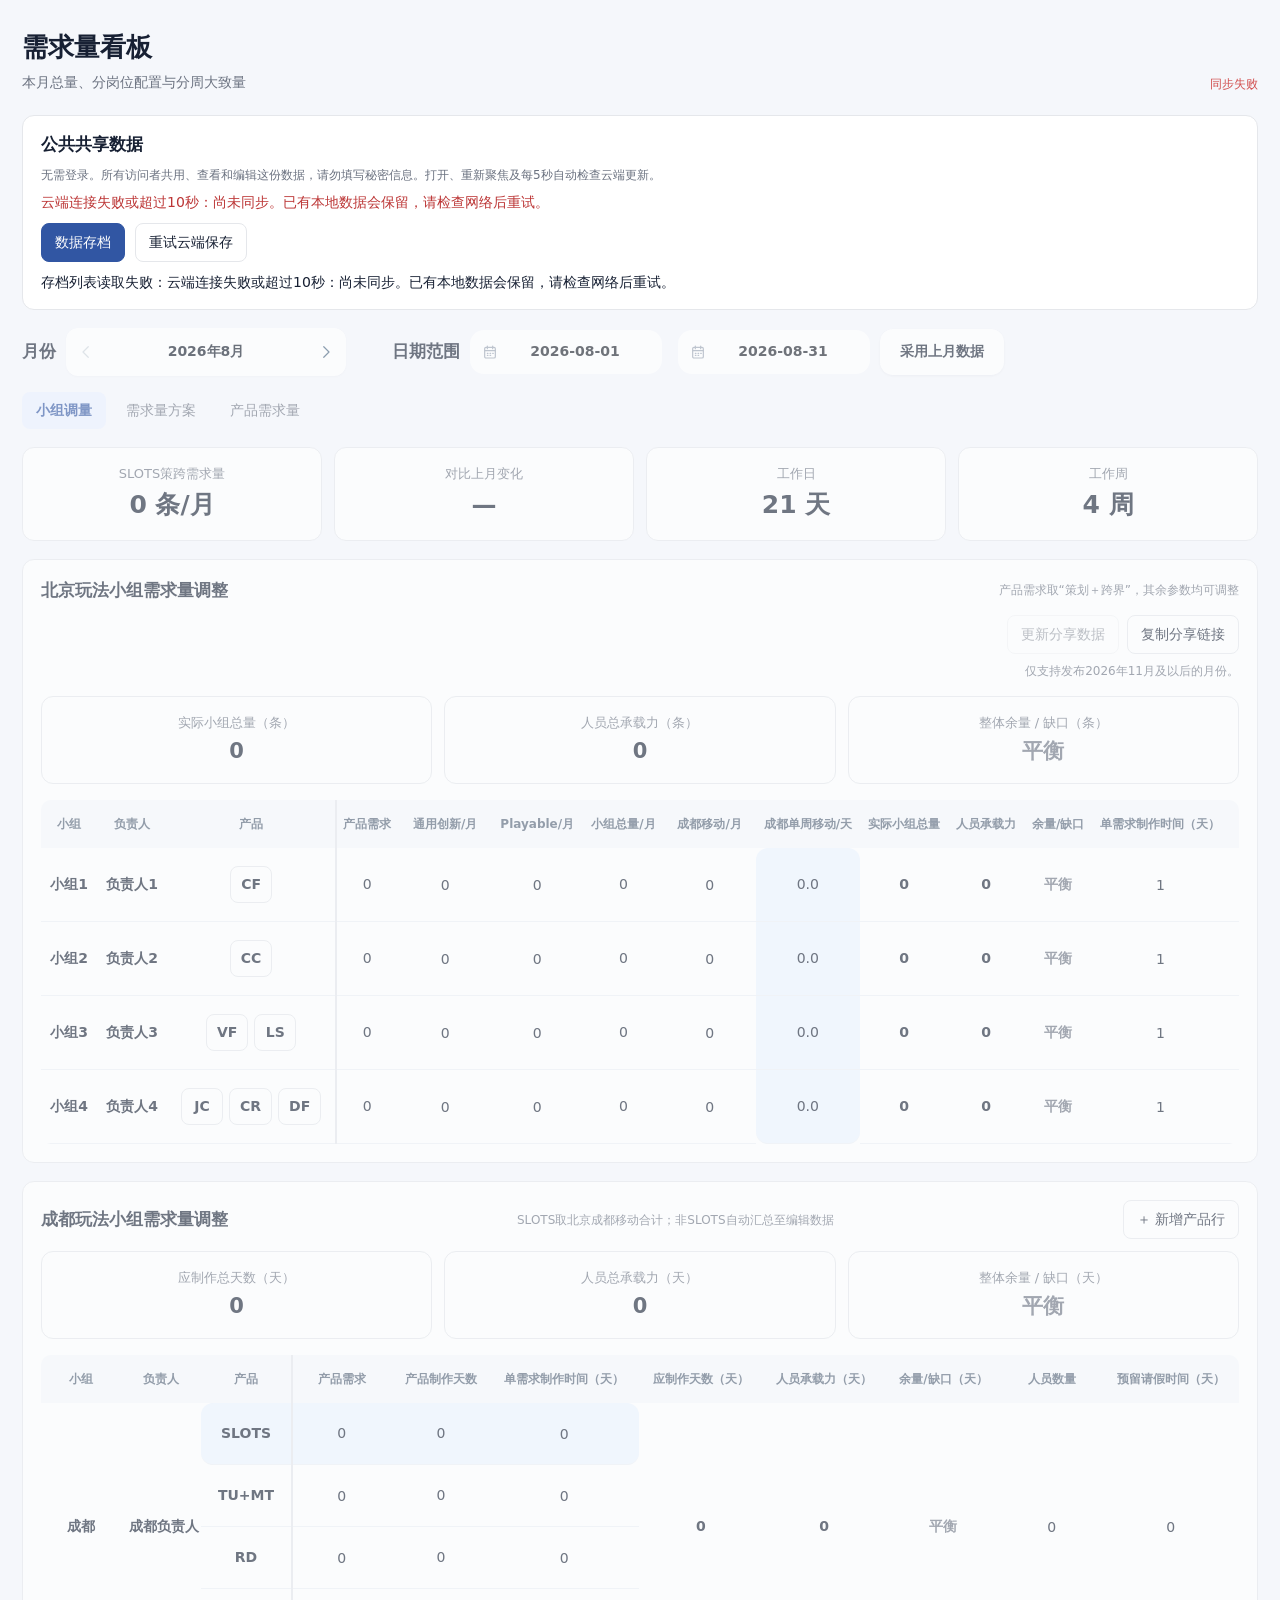
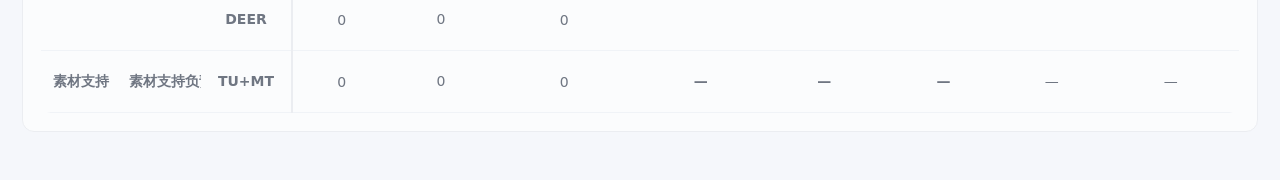
<file: docs/index.html>
<!doctype html>
<html lang="zh-CN">
<head>
  <meta charset="utf-8">
  <meta name="viewport" content="width=device-width, initial-scale=1">
  <title>需求量看板</title>
  <link rel="icon" type="image/png" href="./favicon.png?v=20261103-1">
  <style>
    :root { --bg:#f5f7fb; --panel:#fff; --text:#172033; --muted:#6b7280; --line:#e5e7eb; --brand:#3156a3; --brand-soft:#eaf0ff; --plan:#5b7cda; --director:#2f9e73; --kol:#e09a35; --image:#9a6ad8; --cross:#df6b6b; }
    * { box-sizing:border-box; }
    body { margin:0; background:var(--bg); color:var(--text); font:14px/1.5 "Microsoft YaHei", system-ui, sans-serif; }
    button, input, select { font:inherit; }
    button { cursor:pointer; }
    .shell { max-width:1280px; margin:auto; padding:28px 22px 48px; }
    header { display:flex; align-items:flex-end; justify-content:space-between; gap:20px; margin-bottom:22px; }
    h1 { margin:0; font-size:26px; }
    .subtitle { color:var(--muted); margin-top:5px; }
    .btn { border:1px solid var(--line); background:var(--panel); color:var(--text); border-radius:8px; padding:8px 13px; }
    .btn.primary { background:var(--brand); border-color:var(--brand); color:white; }
    .tabs { display:flex; gap:6px; margin-bottom:18px; }
    .tab { border:0; background:transparent; color:var(--muted); padding:8px 14px; border-radius:8px; }
    .tab.active { background:var(--brand-soft); color:var(--brand); font-weight:600; }
    .stats { display:grid; grid-template-columns:repeat(4,minmax(0,1fr)); gap:12px; margin-bottom:18px; }
    .stat, .panel { background:var(--panel); border:1px solid var(--line); border-radius:12px; }
    .stat { padding:16px 18px; }
    .stat-label { color:var(--muted); font-size:13px; }
    .stat-value { font-size:25px; font-weight:700; margin-top:3px; }
    .panel { padding:18px; }
    .panel-head { display:flex; justify-content:space-between; align-items:center; gap:12px; margin-bottom:12px; }
    .panel h2 { margin:0; font-size:17px; }
    .hint { color:var(--muted); font-size:12px; }
    .table-wrap { overflow-x:auto; }
    table { width:100%; border-collapse:collapse; min-width:940px; }
    #edit-view table { min-width:680px; border-collapse:separate; border-spacing:0; }
    #editor-foot th,#editor-foot td,#non-slots-foot th,#non-slots-foot td { background:var(--brand-soft); border-top:2px solid #d1dcf5; font-weight:700; }
    #editor-foot th:first-child,#non-slots-foot th:first-child { border-radius:12px 0 0 12px; }
    #editor-foot td:last-child,#non-slots-foot td:last-child { border-radius:0 12px 12px 0; }
    .weekly-value,.quantity { display:inline-flex; align-items:center; justify-content:center; min-width:76px; height:35px; padding:6px 7px; font-weight:600; }
    #editor-body td,#editor-foot td,#non-slots-body td,#non-slots-foot td { vertical-align:top; }
    th, td { padding:10px 8px; border-bottom:1px solid var(--line); text-align:center; white-space:nowrap; }
    th { color:var(--muted); font-size:12px; font-weight:600; background:#fafbfc; }
    th:first-child, td:first-child { text-align:center; }
    tbody tr:last-child td { border-bottom:0; }
    input[type=number] { width:76px; border:1px solid #d7dce5; border-radius:6px; padding:6px 7px; text-align:center; background:white; color:var(--text); }
    input[type=number]:not(:focus) { border-color:transparent; background:transparent; appearance:textfield; cursor:text; }
    input[type=number]:not(:focus)::-webkit-inner-spin-button,
    input[type=number]:not(:focus)::-webkit-outer-spin-button { -webkit-appearance:none; margin:0; }
    input[type=number]:hover { border-color:#d7dce5; }
    .save-tools,.product-options { display:flex; align-items:center; gap:10px; flex-wrap:wrap; }
    .btn:disabled { cursor:default; opacity:.45; }
    .product-filter summary { cursor:pointer; white-space:nowrap; list-style:none; display:flex; align-items:center; gap:12px; font-weight:600; }
    .product-filter summary::-webkit-details-marker { display:none; }
    .product-filter summary::after { content:""; width:7px; height:7px; border-right:1.5px solid #45617d; border-bottom:1.5px solid #45617d; transform:rotate(45deg); margin-top:-4px; }
    .product-filter[open] summary::after { transform:rotate(225deg); margin-top:4px; }
    .product-filter { position:relative; margin-left:auto; border:0; background:#f6f7fa; border-radius:12px; padding:12px 16px; }
    .product-menu { position:absolute; top:calc(100% + 8px); right:0; z-index:10; width:min(280px,calc(100vw - 40px)); padding:14px; border:1px solid #e3e7ee; border-radius:16px; background:#fff; box-shadow:0 10px 26px #1720331a; }
    .product-options { margin-top:10px; }
    .product-options label { display:inline-flex; align-items:center; gap:5px; cursor:pointer; }
    #product-options { display:grid; grid-template-columns:repeat(3,1fr); gap:8px; margin:0; }
    #product-options label { position:relative; justify-content:center; height:38px; border-radius:10px; color:#45617d; }
    #product-options label:has(input:checked) { background:#050505; color:white; }
    #product-options label:focus-within { outline:2px solid #7895bc; outline-offset:2px; }
    #product-options input { position:absolute; opacity:0; width:100%; height:100%; inset:0; margin:0; cursor:pointer; }
    .product-menu .btn { border:0; background:#f6f7fa; border-radius:10px; flex:1; }
    .filter-summary { margin:0 0 12px; }
    #empty-products td { padding:30px 8px; color:var(--muted); }
    #save-status[data-error=true] { color:#d24f4f; }
    .cloud-panel { margin-bottom:18px; padding:16px 18px; background:#fff; border:1px solid var(--line); border-radius:12px; }
    .cloud-panel h2 { margin:0 0 8px; font-size:17px; }
    .cloud-form,.cloud-actions { display:flex; gap:10px; align-items:center; flex-wrap:wrap; margin-top:10px; }
    .cloud-form label { display:flex; gap:6px; align-items:center; }
    .cloud-form input { width:220px; max-width:100%; border:1px solid #d7dce5; border-radius:8px; padding:8px; }
    #cloud-message { margin-top:8px; color:var(--muted); overflow-wrap:anywhere; }
    #cloud-message[data-error=true] { color:#bc3636; }
    #dashboard-content[inert] { opacity:.6; }
    @media(max-width:480px) { .cloud-form label,.cloud-form input { width:100%; } .cloud-form label { flex-wrap:wrap; } }
    .stat,.role-grid,.weeks,.product-total { text-align:center; font-variant-numeric:tabular-nums; }
    .product-total { display:inline-block; min-width:64px; }
    .month-controls { display:flex; align-items:center; gap:10px; flex-wrap:wrap; margin-bottom:16px; }
    .control-label { font-size:17px; font-weight:700; }
    .month-picker { position:relative; width:280px; }
    .month-bar { display:flex; gap:4px; padding:4px; background:#fff; border-radius:12px; box-shadow:0 1px 3px #1720330a; }
    .arrow-btn { width:32px; height:40px; display:inline-flex; align-items:center; justify-content:center; flex-shrink:0; border:0; border-radius:9px; background:transparent; color:#45617d; }
    .arrow-btn:hover { background:#f6f7fa; }
    .arrow-btn:disabled { opacity:.25; cursor:default; }
    .arrow-btn svg { width:18px; height:18px; fill:none; stroke:currentColor; stroke-width:1.6; stroke-linecap:round; stroke-linejoin:round; }
    #month-trigger { flex:1; border:0; border-radius:10px; background:#fff; color:#101827; font-weight:700; }
    .month-popup { position:absolute; top:calc(100% + 6px); left:10px; width:260px; padding:10px 12px 12px; z-index:20; background:#fff; border:1px solid #e3e7ee; border-radius:16px; box-shadow:0 10px 26px #1720331a; }
    .year-bar { display:flex; align-items:center; justify-content:space-between; margin-bottom:2px; }
    .year-bar strong { font-size:14px; color:#101827; }
    .month-grid { display:grid; grid-template-columns:repeat(3,1fr); gap:6px 8px; }
    .month-grid button { height:38px; border:0; border-radius:10px; color:#45617d; background:transparent; }
    .month-grid button:hover { background:#f6f7fa; }
    .month-grid button[aria-pressed=true] { background:#050505; color:white; }
    .month-grid button:disabled { opacity:.3; cursor:default; }
    .date-range-fields { display:flex; gap:16px; }
    .date-picker { position:relative; }
    .date-field { position:relative; width:192px; height:44px; border:0; border-radius:14px; background:#fff; display:flex; align-items:center; justify-content:center; font-weight:700; color:#171c26; }
    .date-field svg { position:absolute; left:12px; width:16px; height:16px; fill:none; stroke:#9aa3b2; stroke-width:1.8; stroke-linecap:round; stroke-linejoin:round; }
    .date-field:focus-within { outline:2px solid #b9c9f5; outline-offset:2px; }
    .date-field span { padding-left:18px; font-variant-numeric:tabular-nums; pointer-events:none; }
    .date-field span[data-empty=true] { color:#8a94a4; font-weight:400; }
    .date-popup { position:absolute; top:calc(100% + 8px); left:0; z-index:25; width:288px; padding:12px; border:1px solid #e3e7ee; border-radius:16px; background:#fff; box-shadow:0 10px 26px #1720331a; }
    .date-picker:last-child .date-popup { left:auto; right:0; }
    .date-grid { display:grid; grid-template-columns:repeat(7,1fr); gap:3px; text-align:center; }
    .date-grid .day-name { color:#8a94a4; font-size:12px; padding:6px 0; }
    .date-grid button { height:33px; border:0; border-radius:9px; background:transparent; color:#45617d; }
    .date-grid button:hover { background:#f6f7fa; }
    .date-grid button.outside-month { color:#b4bdca; }
    .date-grid button.in-range { background:#f1f3f8; }
    .date-grid button[aria-pressed=true] { background:#050505; color:#fff; }
    .date-grid button:focus-visible { outline:2px solid #7895bc; }
    #non-slots-view { margin-top:18px; }
    #non-slots-view table { min-width:520px; border-collapse:separate; border-spacing:0; }
    .readonly { color:var(--text); }
    #notice { color:var(--brand); margin:8px 0; }
    @media print { .month-controls,#notice,.save-tools,.product-filter,.filter-summary { display:none; } }
    input[type=number]:focus { outline:2px solid #b9c9f5; border-color:var(--brand); }
    .derived { font-weight:700; }
    .delta.down { color:#21845e; } .delta.up { color:#d24f4f; }
    .role-change { margin-top:5px; font-size:12px; color:var(--muted); font-weight:400; text-align:center; }
    .role-change:empty { display:none; }
    .compare-controls { display:flex; align-items:center; gap:8px; flex-wrap:wrap; margin-bottom:14px; }
    .compare-controls .btn[aria-pressed=true] { background:var(--brand-soft); border-color:var(--brand); color:var(--brand); }
    #range-status { width:100%; }
    .legend { display:flex; gap:14px; flex-wrap:wrap; color:var(--muted); font-size:12px; }
    .dot { display:inline-block; width:9px; height:9px; border-radius:3px; margin-right:5px; }
    .cards { display:grid; grid-template-columns:repeat(2,minmax(0,1fr)); gap:14px; }
    .product { background:var(--panel); border:1px solid var(--line); border-radius:12px; padding:16px; }
    .product-top { display:flex; justify-content:space-between; align-items:baseline; margin-bottom:13px; }
    .product-name { font-size:18px; font-weight:700; }
    .product-total { font-size:22px; font-weight:700; color:var(--brand); }
    .bar { height:10px; display:flex; overflow:hidden; border-radius:5px; background:#eef0f4; margin-bottom:13px; }
    .bar span { min-width:0; }
    .role-grid { display:grid; grid-template-columns:repeat(5,1fr); gap:8px; margin-bottom:13px; }
    .role-label { color:var(--muted); font-size:11px; }
    .role-value { font-weight:700; margin-top:2px; }
    .weeks { display:grid; grid-template-columns:repeat(3,1fr); gap:8px; padding-top:12px; border-top:1px solid var(--line); }
    .week-item { background:#f8f9fc; border-radius:8px; padding:9px; }
    .week-title { color:var(--muted); font-size:11px; }
    .week-value { font-weight:700; margin-top:2px; }
    .empty-note { display:none; }
    .group-summary { display:grid; grid-template-columns:repeat(3,1fr); gap:12px; margin-bottom:16px; }
    .group-summary .stat-value { font-size:21px; }
    .gap-ok { color:#21845e; } .gap-risk { color:#d24f4f; }
    .gap-balanced { color:var(--muted); }
    #chengdu-alert { position:fixed;top:24px;left:50%;transform:translateX(-50%);z-index:1000;padding:12px 24px;border:1px solid #f1c6c6;border-radius:12px;background:#fff2f2;color:#bc3636;font-weight:600;box-shadow:0 8px 30px #29324a22;pointer-events:none; }
    [data-ctime-note]:not([hidden]) { display:block; margin-top:4px; }
    .group-products { padding:6px; border-radius:10px; display:flex; flex-wrap:nowrap; justify-content:center; align-items:center; gap:6px; min-height:48px; }
    #group-view table { border-collapse:separate; border-spacing:0; }
    #group-view th:nth-child(-n+3),#group-view td:nth-child(-n+3) { position:sticky; z-index:2; background:#fff; }
    #group-view th:nth-child(-n+3) { background:#fafbfc; z-index:3; }
    #group-view tr>:nth-child(1) { left:0; min-width:56px; width:56px; max-width:56px; }
    #group-view tr>:nth-child(2) { left:56px; min-width:70px; width:70px; max-width:70px; }
    #group-view tr>:nth-child(3) { left:126px; min-width:var(--products-width,170px); width:var(--products-width,170px); box-shadow:2px 0 0 var(--line); }
    #group-view [data-gderived="demand"],#group-view [data-gderived="total"] { font-weight:400; }
    #chengdu-view { margin-top:18px; }
    #chengdu-view table { min-width:1120px; border-collapse:separate; border-spacing:0; }
    #chengdu-view .c-fixed { position:sticky; z-index:2; background:#fff; }
    #chengdu-view th.c-fixed { z-index:3; background:#fafbfc; }
    #chengdu-view .c1 { left:0; width:80px; min-width:80px; max-width:80px; }
    #chengdu-view .c2 { left:80px; width:80px; min-width:80px; max-width:80px; }
    #chengdu-view .c3 { left:160px; width:90px; min-width:90px; max-width:90px; box-shadow:2px 0 0 var(--line); }
    #week-note { margin:-4px 0 12px; }
    .group-products.drag-over { background:var(--brand-soft); outline:2px dashed var(--brand); }
    .group-product { min-width:42px; padding:7px 10px; border:1px solid var(--line); border-radius:8px; background:#fff; color:var(--text); font-weight:700; cursor:grab; text-align:center; }
    .group-product:active { cursor:grabbing; }
    .group-products .empty-group { align-self:center; color:var(--muted); white-space:normal; font-size:12px; }
    [hidden] { display:none !important; }
    @media (max-width:800px) { .stats { grid-template-columns:repeat(2,1fr); } .cards { grid-template-columns:1fr; } .group-summary { grid-template-columns:1fr; } header { align-items:flex-start; flex-direction:column; } }
    @media (max-width:480px) { .shell { padding:20px 14px 36px; } .stats { grid-template-columns:1fr 1fr; } .role-grid { grid-template-columns:repeat(3,1fr); } .weeks { grid-template-columns:1fr; } }
    @media (max-width:480px) { .compare-controls { gap:6px; flex-wrap:nowrap; } .compare-controls>.btn { padding:8px; white-space:nowrap; } .product-filter { padding:8px; } }
    @media (max-width:800px) { .date-range-fields { width:100%; } .date-field { width:192px; max-width:calc((100vw - 44px)/2); } }
    @media print { body { background:white; } .shell { max-width:none; padding:0; } .tabs { display:none !important; } .panel,.stat { break-inside:avoid; box-shadow:none; } }
    /* Shared table style A: white cells, fine horizontal rules and opaque sticky columns. */
    #dashboard-content { --table-head:#f7f9fc; --table-total:#edf2fa; }
    #dashboard-content :is(.table-wrap,.pd-table) { border:0; border-radius:10px; }
    #dashboard-content :is(.table-wrap,.pd-table) table { border-collapse:separate; border-spacing:0; font-size:14px; font-variant-numeric:tabular-nums; }
    #dashboard-content :is(.table-wrap,.pd-table) :is(th,td) { padding:12px 8px; text-align:center; border:0; font-weight:400; height:62px; }
    #dashboard-content :is(.table-wrap,.pd-table) thead th { height:48px; background:var(--table-head); color:#526175; font-size:12px; font-weight:600; }
    #dashboard-content :is(.table-wrap,.pd-table) tbody tr>* { background:#fff; border-bottom:1px solid #edf0f5; }
    #dashboard-content :is(.table-wrap,.pd-table) tbody th { color:var(--text); font-size:14px; }
    #dashboard-content :is(.table-wrap,.pd-table) :is(input[type=number],.quantity,.weekly-value) { height:35px; padding:6px 7px; font:inherit; font-weight:400; }
    #dashboard-content :is(.table-wrap,.pd-table) input[type=number] { border:1px solid transparent; border-radius:7px; background:transparent; }
    #dashboard-content :is(.table-wrap,.pd-table) input[type=number]:hover { border-color:#d7dce5; }
    #dashboard-content :is(.table-wrap,.pd-table) input[type=number]:focus { background:#fff; border-color:var(--brand); outline:2px solid #b9c9f5; }
    #dashboard-content :is(.table-wrap,.pd-table) tfoot :is(th,td) { background:var(--table-total); border:0; font-size:14px; font-weight:600; }
    #dashboard-content :is(.table-wrap,.pd-table) tfoot tr>:first-child { border-radius:10px 0 0 10px; }
    #dashboard-content :is(.table-wrap,.pd-table) tfoot tr>:last-child { border-radius:0 10px 10px 0; }
  </style>
</head>
<body>
  <main class="shell">
    <header>
      <div><h1>需求量看板</h1><div class="subtitle">本月总量、分岗位配置与分周大致量</div></div>
      <div class="save-tools"><span class="hint" id="save-status" role="status">正在连接共享云端…</span></div>
    </header>

    <section class="cloud-panel" aria-label="公共共享数据">
      <h2>公共共享数据</h2>
      <div class="hint">无需登录。所有访问者共用、查看和编辑这份数据，请勿填写秘密信息。打开、重新聚焦及每5秒自动检查云端更新。</div>
      <div id="cloud-message" role="status" aria-live="polite">正在连接 Supabase…</div>
      <div class="cloud-actions">
        <button class="btn primary" id="cloud-archive">数据存档</button>
        <button class="btn" id="archive-clear" hidden>清除所有版本</button>
        <button class="btn primary" id="cloud-migrate" hidden>备份并公开当前数据</button>
        <button class="btn" id="cloud-import" hidden>导入JSON备份预览</button>
        <input id="cloud-import-file" type="file" accept=".json,application/json" hidden>
        <button class="btn" id="cloud-recover" hidden>恢复未同步修改</button>
        <button class="btn" id="cloud-reload" hidden>备份当前数据并读取云端</button>
        <button class="btn" id="cloud-retry" hidden>重试云端保存</button>
      </div>
      <div class="cloud-actions" id="archive-list" aria-label="数据存档版本"></div>
      <div id="archive-message" role="status" aria-live="polite"></div>
    </section>
    <div id="dashboard-content" inert>
    <div class="month-controls">
      <span class="control-label">月份</span><input type="month" id="month-select" min="2026-08" max="9999-12" hidden>
      <div class="month-picker">
        <div class="month-bar">
          <button class="arrow-btn" id="previous-month" aria-label="上个月"><svg viewBox="0 0 24 24" aria-hidden="true"><path d="m15 5-7 7 7 7"/></svg></button>
          <button id="month-trigger" aria-expanded="false" aria-controls="month-popup" aria-label="选择月份"></button>
          <button class="arrow-btn" id="next-month" aria-label="下个月"><svg viewBox="0 0 24 24" aria-hidden="true"><path d="m9 5 7 7-7 7"/></svg></button>
        </div>
        <div class="month-popup" id="month-popup" hidden>
          <div class="year-bar">
            <button class="arrow-btn" id="previous-year" aria-label="上一年"><svg viewBox="0 0 24 24" aria-hidden="true"><path d="m14 7-5 5 5 5"/></svg></button>
            <strong id="picker-year"></strong>
            <button class="arrow-btn" id="next-year" aria-label="下一年"><svg viewBox="0 0 24 24" aria-hidden="true"><path d="m10 7 5 5-5 5"/></svg></button>
          </div>
          <div class="month-grid" id="month-grid"></div>
        </div>
      </div>
      <span class="control-label date-range-label">日期范围</span>
      <div class="date-range-fields">
        <div class="date-picker"><button class="date-field" data-open-date="start" aria-label="选择开始日期" aria-expanded="false" aria-controls="date-popup"><svg viewBox="0 0 24 24" aria-hidden="true"><rect x="4" y="5" width="16" height="16" rx="2"/><path d="M8 3v4m8-4v4M4 10h16M8 14h1m3 0h1m3 0h1M8 17h1m3 0h1"/></svg><span id="range-start-label">开始日期</span></button><input type="date" id="range-start" hidden></div>
        <div class="date-picker"><button class="date-field" data-open-date="end" aria-label="选择结束日期" aria-expanded="false" aria-controls="date-popup"><svg viewBox="0 0 24 24" aria-hidden="true"><rect x="4" y="5" width="16" height="16" rx="2"/><path d="M8 3v4m8-4v4M4 10h16M8 14h1m3 0h1m3 0h1M8 17h1m3 0h1"/></svg><span id="range-end-label">结束日期</span></button><input type="date" id="range-end" hidden></div>
      </div>
      <button class="btn" id="adopt-previous">采用上月数据</button>
      <div class="date-popup" id="date-popup" hidden>
        <div class="year-bar"><button class="arrow-btn" id="date-prev" aria-label="日历上个月"><svg viewBox="0 0 24 24"><path d="m14 7-5 5 5 5"/></svg></button><strong id="date-month-label"></strong><button class="arrow-btn" id="date-next" aria-label="日历下个月"><svg viewBox="0 0 24 24"><path d="m10 7 5 5-5 5"/></svg></button></div>
        <div class="date-grid" id="date-grid"></div>
      </div>
    </div>
    <div class="hint" id="range-status" role="status"></div>
    <div id="notice" role="status" aria-live="polite"></div>
    <div id="chengdu-alert" role="status" aria-live="polite" hidden>成都已超量</div>
    <nav class="tabs" aria-label="视图切换">
      <button class="tab active" data-view="group-view">小组调量</button>
      <button class="tab" data-view="product-view">需求量方案</button>
      <button class="tab" data-view="edit-view">产品需求量</button>
    </nav>

    <section class="stats" id="stats"></section>
    <section id="product-view" hidden></section>

    <section class="panel" id="edit-view" hidden>
      <div class="panel-head"><h2>SLOTS产品分岗位需求量</h2><span class="hint">总量自动汇总；岗位下方显示相对上月的增减</span></div>
      <div class="compare-controls" aria-label="对比口径">
        <button class="btn" data-compare="month" aria-pressed="true">月度对比</button>
        <button class="btn" data-compare="week" aria-pressed="false">每周对比</button>
        <details class="product-filter"><summary id="product-filter-title">产品筛选（全部）</summary>
          <div class="product-menu">
          <div class="product-options" id="product-options"></div>
          <div class="product-options"><button class="btn" id="select-all-products">全选</button><button class="btn" id="clear-products">清空</button></div>
          </div>
        </details>
      </div>
      <p id="week-note" class="hint" hidden></p>
      <p class="hint filter-summary" id="filter-summary" role="status"></p>
      <div class="table-wrap"><table>
        <thead id="editor-head"></thead>
        <tbody id="editor-body"></tbody>
        <tfoot id="editor-foot"></tfoot>
      </table></div>
    </section>

    <section class="panel" id="non-slots-view" hidden>
      <div class="panel-head"><h2>非SLOTS产品需求量</h2></div>
      <div class="table-wrap"><table>
        <thead><tr><th scope="col">产品</th><th scope="col">需求量/月</th><th scope="col">预留制作时间/月</th></tr></thead>
        <tbody id="non-slots-body"></tbody>
        <tfoot id="non-slots-foot"></tfoot>
      </table></div>
    </section>

    <section class="panel" id="group-view">
      <div class="panel-head"><h2>北京玩法小组需求量调整</h2><span class="hint">产品需求取“策划＋跨界”，其余参数均可调整</span></div>
      <div class="group-summary" id="group-summary"></div>
      <div class="table-wrap"><table>
        <thead><tr><th>小组</th><th>负责人</th><th>产品</th><th id="group-month">产品需求</th><th>通用创新/月</th><th>Playable/月</th><th>小组总量/月</th><th>成都移动/月</th><th>成都单周移动/天</th><th>实际小组总量</th><th>人员承载力</th><th>余量/缺口</th><th>单需求制作时间（天）</th><th>人员数量</th><th>全职/组长负责量（天）</th><th>请假预留（天）</th><th>临时需求预留（天）</th></tr></thead>
        <tbody id="group-body"></tbody>
      </table></div>
    </section>

    <section class="panel" id="chengdu-view">
      <div class="panel-head"><h2>成都玩法小组需求量调整</h2><span class="hint">SLOTS取北京成都移动合计；非SLOTS自动汇总至编辑数据</span></div>
      <div class="group-summary" id="chengdu-summary"></div>
      <div class="table-wrap"><table>
        <thead><tr><th class="c-fixed c1">小组</th><th class="c-fixed c2">负责人</th><th class="c-fixed c3">产品</th><th>产品需求</th><th>产品制作天数</th><th>单需求制作时间（天）</th><th>应制作天数（天）</th><th>人员承载力（天）</th><th>余量/缺口（天）</th><th>人员数量</th><th>预留请假时间（天）</th></tr></thead>
        <tbody id="chengdu-body"></tbody>
      </table></div>
    </section>
    </div>
  </main>

  <style>
    .date-range-label { margin-left:36px; }
    #adopt-previous { height:46px;padding:0 20px;border:0;border-radius:13px;background:#fff;color:var(--ink);font-size:14px;font-weight:600;box-shadow:0 1px 3px #182b4610; }
    #adopt-previous:hover { background:#edf3ff; }
    [data-gderived="chengduWeek"],#chengdu-body .slots-row>td:nth-child(n+3):nth-child(-n+6) { background:#edf5ff !important; }
    #group-body tr:first-child [data-gderived="chengduWeek"] { border-radius:12px 12px 0 0; }
    #group-body tr:last-child [data-gderived="chengduWeek"] { border-radius:0 0 12px 12px; }
    #chengdu-body .slots-row>td:nth-child(3) { border-radius:12px 0 0 12px; }
    #chengdu-body .slots-row>td:nth-child(6) { border-radius:0 12px 12px 0; }
    #chengdu-body .slots-row>td:nth-child(n+3):nth-child(-n+6) input { background:#f6faff; }
    @media(max-width:700px) { .date-range-label { margin-left:0; } }
    #cloud-dialog { border:0;border-radius:16px;padding:24px;width:min(420px,calc(100vw - 40px));box-sizing:border-box;box-shadow:0 20px 70px #15244833;color:var(--text); }
    #cloud-dialog::backdrop { background:rgba(24,35,56,.35); }
    #cloud-dialog h2 { margin:0 0 12px;font-size:19px; }
    #cloud-dialog p { color:var(--muted);line-height:1.6;margin:0 0 18px; }
    #cloud-dialog input { box-sizing:border-box;width:100%;padding:11px 12px;border:1px solid #ccd5e7;border-radius:9px;font:inherit; }
    #cloud-dialog input:focus { outline:2px solid var(--brand);outline-offset:2px; }
    #cloud-dialog .dialog-actions { display:flex;justify-content:flex-end;gap:10px;margin-top:22px; }
  </style>
  <dialog id="cloud-dialog" aria-labelledby="cloud-dialog-title" aria-describedby="cloud-dialog-description">
    <form id="cloud-dialog-form">
      <h2 id="cloud-dialog-title"></h2>
      <p id="cloud-dialog-description"></p>
      <input id="cloud-dialog-name" aria-label="存档名称" maxlength="80" autocomplete="off">
      <div class="dialog-actions">
        <button type="button" class="btn" id="cloud-dialog-cancel">取消</button>
        <button type="button" class="btn" id="cloud-dialog-secondary" hidden>不存档</button>
        <button type="submit" class="btn primary" id="cloud-dialog-submit">保存</button>
      </div>
    </form>
  </dialog>
  <script>
    // Report script/cache failures before the application can start its own status UI.
    window.dashboardBooted=false;
    function reportDashboardBootFailure() {
      if(window.dashboardBooted) return;
      document.getElementById('save-status').textContent='页面加载失败';
      document.getElementById('cloud-message').textContent='页面脚本未能完成加载，可能是网络或旧缓存。请点击重新加载；不会清除你的数据。';
      const retry=document.getElementById('cloud-retry');
      retry.hidden=false;retry.textContent='重新加载页面';
    }
    window.addEventListener('error',reportDashboardBootFailure);
    setTimeout(reportDashboardBootFailure,10000);
    document.getElementById('cloud-retry').addEventListener('click',()=>{
      if(!window.dashboardBooted) location.reload();
    });
  </script>
  <script src="./shared-cloud.js?v=20261120-2" onerror="reportDashboardBootFailure()"></script>
  <script src="./demand-share.js?v=20261120-2" onerror="reportDashboardBootFailure()"></script>
  <script src="./share-publisher.js?v=20261102-3" onerror="reportDashboardBootFailure()"></script>
  <script src="./chengdu-products.js?v=20261120-2" onerror="reportDashboardBootFailure()"></script>
  <script src="./product-demand.js?v=20261123-proportional-1" onerror="reportDashboardBootFailure()"></script>
  <script src="./plan-suggestions.js?v=20261123-capture-color-1" onerror="reportDashboardBootFailure()"></script>
  <script src="./codex-suggestions.js?v=20261123-role-highlight-1" onerror="reportDashboardBootFailure()"></script>
  <script>
    // Public source contains only an empty template, never the user's business data.
    const initial = ['CB','CF','CR','DF','JC','VF','LS'].map(product=>({
      product,july:0,director:0,kol:0,plan:0,image:0,cross:0
    }));
    const numericKeys = ['director','kol','plan','image','cross'];
    const nonSlotsInitial=['TU+MT','RD','DEER','CBR+BJO+SORT+HOLE'].map(product=>({product,demand:0,reservedTime:0}));
    const roleLabels={director:'编导',kol:'KOL',plan:'策划',image:'策划-图片类',cross:'跨界'};
    function visibleRoleKeys() { return compareMode==='week'?['director','plan','cross']:numericKeys; }
    const groupInitial = [['CF'],['CB'],['VF','LS'],['JC','CR','DF']].map((products,i)=>({
      name:`小组${i+1}`,owner:`负责人${i+1}`,products,innovation:0,playable:0,chengdu:0,
      avgTime:1,people:0,fulltime:0,workdays:0,leave:0,revision:0,other:0,special:0
    }));
    const storageKey='demand-dashboard-months-v2';
    const monthLabel=m=>`${m.slice(0,4)}年${Number(m.slice(5))}月`;
    function previousMonth(m) {
      const [y,n]=m.split('-').map(Number);
      return n===1 ? `${y-1}-12` : `${y}-${String(n-1).padStart(2,'0')}`;
    }
    function validMonth(m) { return /^\d{4}-(0[1-9]|1[0-2])$/.test(m) && m>='2026-08'; }
    let store=loadMonths();
    let selectedMonth=store.selectedMonth;
    let data=store.months[selectedMonth].data;
    let groups=store.months[selectedMonth].groups;
    let compareMode='month';
    let currentView='group-view';
    let pickerYear=Number(selectedMonth.slice(0,4));
    let dateTarget='start', dateViewMonth=selectedMonth;
    function closeDatePicker() {
      document.getElementById('date-popup').hidden=true;
      document.querySelectorAll('[data-open-date]').forEach(el=>el.setAttribute('aria-expanded','false'));
    }
    function renderDateCalendar() {
      document.getElementById('date-month-label').textContent=monthLabel(dateViewMonth);
      document.getElementById('date-prev').disabled=dateViewMonth==='1900-01';
      document.getElementById('date-next').disabled=dateViewMonth==='9999-12';
      const [y,m]=dateViewMonth.split('-').map(Number), first=new Date(Date.UTC(y,m-1,1));
      const offset=(first.getUTCDay()+6)%7;
      const selected=document.getElementById(`range-${dateTarget}`).value;
      const start=document.getElementById('range-start').value, end=document.getElementById('range-end').value;
      document.getElementById('date-grid').innerHTML=['一','二','三','四','五','六','日'].map(day=>`<span class="day-name">${day}</span>`).join('')+
        Array.from({length:42},(_,i)=>{
          const date=new Date(Date.UTC(y,m-1,1-offset+i)), value=date.toISOString().slice(0,10);
          return `<button data-pick-date="${value}" aria-label="${value}" aria-pressed="${value===selected}" class="${value.slice(0,7)!==dateViewMonth?'outside-month':''} ${start && end && value>=start && value<=end?'in-range':''}" ${value<'1900-01-01'||value>'9999-12-31'?'disabled':''}>${date.getUTCDate()}</button>`;
        }).join('');
    }
    function openDatePicker(button) {
      const popup=document.getElementById('date-popup'), same=dateTarget===button.dataset.openDate && !popup.hidden;
      closeDatePicker();
      if(same) return;
      dateTarget=button.dataset.openDate;
      dateViewMonth=(document.getElementById(`range-${dateTarget}`).value||document.getElementById('range-start').value||selectedMonth).slice(0,7);
      button.parentElement.appendChild(popup);
      popup.hidden=false; button.setAttribute('aria-expanded','true');
      renderDateCalendar();
    }
    function shiftDateCalendar(step) {
      const [y,m]=dateViewMonth.split('-').map(Number), date=new Date(Date.UTC(y,m-1+step,1));
      dateViewMonth=`${date.getUTCFullYear()}-${String(date.getUTCMonth()+1).padStart(2,'0')}`;
      renderDateCalendar();
    }
    function closeMonthPicker() {
      document.getElementById('month-popup').hidden=true;
      document.getElementById('month-trigger').setAttribute('aria-expanded','false');
    }
    function renderMonthPicker() {
      document.getElementById('month-trigger').textContent=monthLabel(selectedMonth);
      document.getElementById('previous-month').disabled=selectedMonth==='2026-08';
      document.getElementById('next-month').disabled=selectedMonth==='9999-12';
      document.getElementById('picker-year').textContent=`${pickerYear}年`;
      document.getElementById('previous-year').disabled=pickerYear<=2026;
      document.getElementById('next-year').disabled=pickerYear>=9999;
      document.getElementById('month-grid').innerHTML=Array.from({length:12},(_,i)=>{
        const m=`${pickerYear}-${String(i+1).padStart(2,'0')}`;
        return `<button data-pick-month="${m}" aria-label="${pickerYear}年${i+1}月" aria-pressed="${m===selectedMonth}" ${validMonth(m)?'':'disabled'}>${i+1}月</button>`;
      }).join('');
    }
    function chooseMonth(month) {
      if(!validMonth(month)) return;
      const el=document.getElementById('month-select');
      el.value=month; el.dispatchEvent(new Event('change',{bubbles:true}));
      closeMonthPicker();
    }
    function shiftMonth(step) {
      const [year,month]=selectedMonth.split('-').map(Number);
      const date=new Date(Date.UTC(year,month-1+step,1));
      chooseMonth(`${date.getUTCFullYear()}-${String(date.getUTCMonth()+1).padStart(2,'0')}`);
    }
    function renderDateLabels() {
      ['start','end'].forEach(key=>{
        const value=document.getElementById(`range-${key}`).value,label=document.getElementById(`range-${key}-label`);
        label.textContent=value||(key==='start'?'开始日期':'结束日期');
        label.dataset.empty=String(!value);
      });
    }
    let selectedProducts=new Set(initial.map(row=>row.product));
    const undoHistory=[];
    function rememberUndo() {
      undoHistory.push({
        selectedMonth,
        month:structuredClone(store.months[selectedMonth]),
        plan:Object.fromEntries(['planBases','planAdjustments','planTargets'].map(key=>[key,structuredClone(store[key]?.[selectedMonth])])),
        economics:structuredClone(store.productEconomics)
      });
      if(undoHistory.length>100) undoHistory.shift();
    }
    function rememberNumberEdit(el) {
      if(!el.dataset.undoCaptured) { rememberUndo(); el.dataset.undoCaptured='true'; }
    }
    function visibleRows() {
      return data.filter(row=>selectedProducts.has(row.product));
    }
    function applyFilters() {
      const visible=visibleRows(), products=new Set(visible.map(row=>row.product));
      document.querySelectorAll('#editor-body tr[data-product]').forEach(tr=>tr.hidden=!products.has(tr.dataset.product));
      document.getElementById('empty-products').hidden=visible.length>0;
      document.getElementById('product-filter-title').textContent=`产品筛选（${selectedProducts.size===data.length?'全部':`${selectedProducts.size}项`}）`;
      document.getElementById('filter-summary').textContent=`显示 ${visible.length} / ${data.length} 个产品；SLOTS顶部统计与下方合计均按筛选结果计算。`;
      renderFooter();
      renderStats();
    }
    // 国办发明电〔2025〕7号，2026年中国大陆放假调休安排。
    // https://www.beijing.gov.cn/cs/gncs/zcwj/202603/t20260327_4568275.html
    const holidayRanges2026=[
      ['2026-01-01','2026-01-03'],['2026-02-15','2026-02-23'],
      ['2026-04-04','2026-04-06'],['2026-05-01','2026-05-05'],
      ['2026-06-19','2026-06-21'],['2026-09-25','2026-09-27'],
      ['2026-10-01','2026-10-07']
    ];
    const makeupDays2026=new Set(['2026-01-04','2026-02-14','2026-02-28','2026-05-09','2026-09-20','2026-10-10']);
    // 元旦本身是法定休假日，无需等待2027年年度调休通知。
    // 全国年节及纪念日放假办法第二条；未据此推断其他2027年调休日。
    const confirmedHolidayDates=new Set(['2027-01-01']);

    function monthEnd(month) {
      const [y,m]=month.split('-').map(Number);
      return `${month}-${new Date(Date.UTC(y,m,0)).getUTCDate()}`;
    }
    function countWorkdays(start,end) {
      let count=0;
      const date=new Date(`${start}T00:00:00Z`), last=new Date(`${end}T00:00:00Z`);
      for(;date<=last;date.setUTCDate(date.getUTCDate()+1)) {
        const day=date.toISOString().slice(0,10);
        if(makeupDays2026.has(day)) { count++; continue; }
        if(confirmedHolidayDates.has(day)) continue;
        if(holidayRanges2026.some(([a,b])=>day>=a && day<=b)) continue;
        if(date.getUTCDay()!==0 && date.getUTCDay()!==6) count++;
      }
      return count;
    }
    function period(month=selectedMonth) {
      const saved=store.months[month]?.dateRange;
      const range=saved||{start:`${month}-01`,end:monthEnd(month)};
      const days=countWorkdays(range.start,range.end);
      return {...range,days,weeks:days===0?0:Math.max(1,Math.round(days/5)),isDefault:!saved};
    }
    function weeklyQuantity(value,month=selectedMonth) {
      const weeks=period(month).weeks;
      return weeks ? value/weeks : null;
    }
    function formatQuantity(value) { return value===null?'—':String(Number(value.toFixed(2))); }
    function weeklyDisplay(value,withSign=false) {
      if(value===null) return '—';
      const n=Number(value.toFixed(1));
      return withSign?signed(n):String(n);
    }
    function renderRangeStatus() {
      const range=period();
      let complete=true;
      for(const date=new Date(`${range.start}T00:00:00Z`),last=new Date(`${range.end}T00:00:00Z`);date<=last;date.setUTCDate(date.getUTCDate()+1)) {
        const day=date.toISOString().slice(0,10);
        if(day.slice(0,4)!=='2026'&&!confirmedHolidayDates.has(day)) {complete=false;break;}
      }
      document.getElementById('range-status').textContent=complete?'':
        '所选范围包含尚未配置完整年度调休的日期；已扣除确认的假日（含2027年1月1日），其余暂按周一至周五估算工作日。';
    }
    function renderRange() {
      const range=period();
      ['start','end'].forEach(key=>{
        const el=document.getElementById(`range-${key}`);
        el.min='1900-01-01'; el.max='9999-12-31';
        el.value=range?.[key]||'';
        el.setCustomValidity('');
      });
      renderRangeStatus();
      renderDateLabels();
    }
    function applyDateRange() {
      renderDateLabels();
      const startEl=document.getElementById('range-start'), endEl=document.getElementById('range-end');
      startEl.setCustomValidity(''); endEl.setCustomValidity('');
      const start=startEl.value,end=endEl.value;
      if(!start || !end) {
        document.getElementById('range-status').textContent='请选齐开始和结束日期；小组工作日尚未更新。';
        return;
      }
      if(!startEl.validity.valid || !endEl.validity.valid || start>end || (new Date(end)-new Date(start))/86400000>366) {
        endEl.setCustomValidity('结束日期不得早于开始日期，日期范围最长为367天，可跨月选择。');
        document.getElementById('range-status').textContent='日期范围无效，小组工作日未改变。';
        return;
      }
      const previous=store.months[selectedMonth].dateRange;
      if(previous?.start===start && previous?.end===end) return;
      rememberUndo();
      store.months[selectedMonth].dateRange={start,end};
      renderEditor(); renderOutputs(); renderRangeStatus(); saveMonths();
    }
    function comparison(row,key) {
      const prior=store.months[previousMonth(selectedMonth)]?.data.find(r=>r.product===row.product);
      const before=key==='total'?priorTotal(row):prior?.[key];
      if(before===undefined || before===null) return null;
      const current=key==='total'?total(row):row[key];
      if(compareMode==='month') return current-before;
      const currentWeek=weeklyQuantity(current), priorWeek=weeklyQuantity(before,previousMonth(selectedMonth));
      return currentWeek===null || priorWeek===null ? null : currentWeek-priorWeek;
    }
    function changeText(value) {
      if(value===null) return compareMode==='week'?'暂无可比周量':'无上月明细';
      const number=Number(value.toFixed(compareMode==='week'?1:10));
      if(number===0) return '';
      return `${compareMode==='week'?weeklyDisplay(number,true):signed(number)} 条${compareMode==='week'?'/周':'/月'}`;
    }
    function renderComparisons() {
      document.querySelectorAll('[data-compare]').forEach(btn=>btn.setAttribute('aria-pressed',String(btn.dataset.compare===compareMode)));
      document.querySelectorAll('[data-change]').forEach(el=>{
        const value=comparison(data[Number(el.dataset.row)],el.dataset.change);
        el.textContent=changeText(value);
        el.classList.toggle('up',value!==null && value>0);
        el.classList.toggle('down',value!==null && value<0);
      });
    }
    function displayQuantity(value) { return compareMode==='week'?weeklyDisplay(weeklyQuantity(value)):formatQuantity(value); }
    function renderFooter() {
      const rows=visibleRows();
      document.getElementById('editor-foot').innerHTML='<tr><th scope="row">合计</th>'+['total',...visibleRoleKeys()].map(key=>{
        const changes=rows.map(row=>comparison(row,key));
        const change=changes.includes(null)?null:changes.reduce((a,b)=>a+b,0);
        const value=rows.reduce((a,row)=>a+(key==='total'?total(row):row[key]),0);
        return `<td><span class="quantity" data-sum="${key}">${displayQuantity(value)}</span><div class="role-change delta ${change>0?'up':change<0?'down':''}">${changeText(change)}</div></td>`;
      }).join('')+'</tr>';
    }

    function migrateGroupReserves(month) {
      month.groups?.forEach(g=>{
        if(g.temporary===undefined) g.temporary=(Number(g.revision)||0)+(Number(g.other)||0)+(Number(g.special)||0);
      });
    }
    function migrateChengdu(month) {
      if(!month.chengduGroups) {
        const product=code=>{
          const old=month.nonSlots?.find(r=>r.product===code);
          const demand=old?.demand||0, days=old?.reservedTime||0;
          return {product:code,demand,avgTime:demand?days/demand:0,...(!demand&&days?{legacyDays:days}:{})};
        };
        month.chengduGroups=[
          {name:'成都',owner:'成都负责人',people:0,leave:0,products:['SLOTS','TU+MT','RD','DEER'].map(product)},
          {name:'素材支持',owner:'素材支持负责人',people:0,leave:0,products:[{product:'TU+MT',demand:0,avgTime:0}]}
        ];
      }
      syncChengdu(month);
    }
    function chengduDemand(row,month) { return row.product==='SLOTS'?month.groups.reduce((a,g)=>a+g.chengdu,0):row.demand; }
    function chengduDays(row,month) { return row.legacyDays??chengduDemand(row,month)*row.avgTime; }
    function syncChengdu(month) {
      [...new Set(month.chengduGroups.flatMap(g=>g.products).map(r=>r.product).filter(c=>c!=='SLOTS'))].forEach(code=>{
        const rows=month.chengduGroups.flatMap(g=>g.products).filter(r=>r.product===code);
        let target=month.nonSlots.find(r=>r.product===code);
        if(!target){target={product:code,demand:0,reservedTime:0};month.nonSlots.push(target);}
        target.demand=rows.reduce((a,r)=>a+r.demand,0);
        target.reservedTime=Number(rows.reduce((a,r)=>a+chengduDays(r,month),0).toFixed(6));
      });
    }
    function loadMonths() {
      try {
        const saved=JSON.parse(localStorage.getItem(storageKey));
        if(saved?.months?.['2026-08'] && validMonth(saved.selectedMonth) && saved.months[saved.selectedMonth]) {
          Object.values(saved.months).forEach(month=>{
            if(!month.nonSlots) month.nonSlots=structuredClone(nonSlotsInitial);
            migrateGroupReserves(month);
            migrateChengdu(month);
            if(month.baseline) migrateGroupReserves(month.baseline);
          });
          return saved;
        }
      } catch (_) {}
      const snapshot={data:load(),groups:loadGroups(),nonSlots:structuredClone(nonSlotsInitial)};
      // Keep an untouched baseline for reset; old saved July edits are not historical actuals.
      snapshot.data.forEach(row=>numericKeys.forEach(k=>row[k]=Math.max(0,Math.round(Number(row[k])||0))));
      snapshot.groups.forEach(g=>Object.keys(g).forEach(k=>{
        if(typeof g[k]==='number' && !['avgTime','people'].includes(k)) g[k]=Math.max(0,Math.round(g[k]));
      }));
      migrateGroupReserves(snapshot);
      migrateChengdu(snapshot);
      return {selectedMonth:'2026-08',months:{'2026-08':snapshot}};
    }
    function priorTotal(row) {
      const prev=previousMonth(selectedMonth);
      if(prev==='2026-07') return Number.isFinite(row.july)?row.july:null;
      const prior=store.months[prev]?.data.find(r=>r.product===row.product);
      return prior ? total(prior) : null;
    }
    function saveMonths() {
      store.selectedMonth=selectedMonth;
      return cloud.queueSave();
    }
    function signed(n) { return n===null?'—':`${n>0?'+':''}${n}`; }

    function load() {
      try {
        const saved = JSON.parse(localStorage.getItem('demand-dashboard-v1'));
        if (Array.isArray(saved) && saved.length === initial.length) return saved;
      } catch (_) {}
      return structuredClone(initial);
    }
    function loadGroups() {
      try { const saved=JSON.parse(localStorage.getItem('demand-groups-v1')); if(Array.isArray(saved)&&saved.length===groupInitial.length) return saved; } catch (_) {}
      return structuredClone(groupInitial);
    }
    function total(row) { return row.director + row.kol + row.plan + row.image + row.cross; }
    function week(value) { return weeklyDisplay(weeklyQuantity(value)); }
    function sum(key) { return data.reduce((acc,row) => acc + (key === 'total' ? total(row) : row[key]), 0); }
    function productDemand(code) { const row=data.find(x=>x.product===code); return row ? row.plan+row.cross : 0; }
    function groupDemand(group) { return group.products.reduce((n,code)=>n+productDemand(code),0); }
    function groupTotal(group) { return groupDemand(group)+group.innovation+group.playable; }
    function groupActual(group) { return groupTotal(group)-group.chengdu; }
    function groupCapacity(group) { return (group.people*period().days-group.leave-group.temporary+group.fulltime)/group.avgTime; }
    function input(rowIndex,key,value) { return `<input type="number" min="0" step="1" value="${value}" data-row="${rowIndex}" data-key="${key}" aria-label="${data[rowIndex].product} ${key}">`; }

    function render() {
      document.title=document.querySelector('h1').textContent='需求量看板';
      document.getElementById('month-select').value=selectedMonth;
      pickerYear=Number(selectedMonth.slice(0,4));
      renderMonthPicker();
      renderRange();
      document.getElementById('group-month').textContent='产品需求';
      renderEditor();
      renderOutputs();
      renderNonSlots();
      renderSharePublishControls();
    }

    function renderEditor() {
      const note=document.getElementById('week-note');
      note.hidden=compareMode!=='week';
      note.textContent=`本月按 ${period().weeks} 周计算；上月按 ${period(previousMonth(selectedMonth)).weeks} 周计算。每周增减＝本月总量÷本月工作周数－上月总量÷上月工作周数。`;
      const keys=visibleRoleKeys();
      document.getElementById('editor-head').innerHTML='<tr>'+['产品','总量',...keys.map(k=>roleLabels[k])].map(n=>`<th scope="col">${n}</th>`).join('')+'</tr>';
      const editor = document.getElementById('editor-body');
      editor.innerHTML = orderedProducts(data).map(row => {
        const i=data.indexOf(row);
        return `<tr data-product="${row.product}"><td><strong>${row.product}</strong></td><td class="readonly"><strong class="quantity" data-row="${i}" data-derived="total">${displayQuantity(total(row))}</strong><div class="role-change delta" data-row="${i}" data-change="total"></div></td>${keys.map(key=>`<td>${compareMode==='week'?`<span class="weekly-value" data-row="${i}" data-weekly="${key}">${displayQuantity(row[key])}</span>`:input(i,key,row[key])}<div class="role-change delta" data-row="${i}" data-change="${key}"></div></td>`).join('')}</tr>`;
      }).join('')+`<tr id="empty-products" hidden><td colspan="${keys.length+2}">没有符合筛选条件的产品，请调整产品选择。</td></tr>`;
      renderComparisons();
      applyFilters();
    }
    function renderNonSlots() {
      const rows=store.months[selectedMonth].nonSlots;
      document.getElementById('non-slots-body').innerHTML=orderedProducts(rows).map(row=>{
        const i=rows.indexOf(row);
        const managed=store.months[selectedMonth].chengduGroups.some(g=>g.products.some(r=>r.product===row.product));
        return `<tr><td><strong>${row.product}</strong></td>${['demand','reservedTime'].map(key=>`<td>${managed?`<span class="quantity" title="由成都玩法小组需求量调整自动汇总">${nonSlotsDisplay(row[key],key)}</span>`:`<input type="number" min="0" step="1" value="${nonSlotsDisplay(row[key],key)}" data-nonslot="${i}" data-nkey="${key}" aria-label="${row.product} ${key==='demand'?'需求量/月':'预留制作时间/月'}">`}<div class="role-change delta" data-nonslot-change="${i}" data-nkey="${key}"></div></td>`).join('')}</tr>`;
      }).join('');
      renderNonSlotsOutputs();
    }
    function nonSlotsChange(row,key) {
      const prior=store.months[previousMonth(selectedMonth)]?.nonSlots?.find(r=>r.product===row.product);
      return prior ? row[key]-prior[key] : null;
    }
    function nonSlotsDisplay(value,key) {return key==='reservedTime'?String(Math.round(value)):formatQuantity(value);}
    function nonSlotsChangeText(value,key) {
      if(value===null) return '无上月明细';
      if(key==='reservedTime') value=Math.round(value);
      if(value===0) return '';
      return `${value>0?'+':''}${nonSlotsDisplay(value,key)}${key==='demand'?' 条/月':' 天/月'}`;
    }
    function combinedChanges(changes) { return changes.includes(null)?null:changes.reduce((a,b)=>a+b,0); }
    function renderNonSlotsOutputs() {
      const rows=store.months[selectedMonth].nonSlots;
      document.querySelectorAll('[data-nonslot-change]').forEach(el=>{
        const value=nonSlotsChange(rows[Number(el.dataset.nonslotChange)],el.dataset.nkey);
        el.textContent=nonSlotsChangeText(value,el.dataset.nkey);
        el.title=el.dataset.nkey==='demand'?'较上月需求量变化':'较上月预留制作时间变化（沿用填写单位）';
        el.classList.toggle('up',value!==null && value>0);
        el.classList.toggle('down',value!==null && value<0);
      });
      document.getElementById('non-slots-foot').innerHTML='<tr><th scope="row">合计</th>'+['demand','reservedTime'].map(key=>{
        const value=rows.reduce((a,row)=>a+row[key],0), change=combinedChanges(rows.map(row=>nonSlotsChange(row,key)));
        return `<td><span class="quantity" data-nonslot-sum="${key}">${nonSlotsDisplay(value,key)}</span><div class="role-change delta ${change>0?'up':change<0?'down':''}" data-nonslot-sum-change="${key}">${nonSlotsChangeText(change,key)}</div></td>`;
      }).join('')+'</tr>';
      renderStats();
    }
    function renderStats() {
      if(currentView==='product-view') {renderProductDemandStats();return;}
      const rows=currentView==='edit-view'?visibleRows():data;
      const isGroup=currentView==='group-view';
      const monthTotal=rows.reduce((a,row)=>a+(isGroup?row.plan+row.cross:total(row)),0), range=period();
      const delta=combinedChanges(rows.map(row=>{
        if(!isGroup) return comparison(row,'total');
        const prior=store.months[previousMonth(selectedMonth)]?.data.find(r=>r.product===row.product);
        return prior?row.plan+row.cross-prior.plan-prior.cross:null;
      }));
      const nonRows=store.months[selectedMonth].nonSlots, nonTotal=nonRows.reduce((a,row)=>a+row.demand,0);
      const nonDelta=combinedChanges(nonRows.map(row=>nonSlotsChange(row,'demand')));
      const extra=currentView==='group-view'?
        [['工作日',`${range.days} 天`],['工作周',`${range.weeks} 周`]]:
        [['非SLOTS需求量',`${nonTotal} 条/月`],['对比上月变化',nonDelta===null?'—':nonSlotsChangeText(nonDelta,'demand')||'无变化']];
      document.getElementById('stats').innerHTML = [
        [isGroup?'SLOTS策跨需求量':'SLOTS需求量',isGroup?`${monthTotal} 条/月`:`${displayQuantity(monthTotal)} 条/${compareMode==='week'?'周':'月'}`],
        ['对比上月变化',delta===null?'—':isGroup?(delta?`${signed(delta)} 条/月`:'无变化'):changeText(delta)||'无变化'],
        ...extra
      ].map(([label,value])=>`<article class="stat"><div class="stat-label">${label}</div><div class="stat-value">${value}</div></article>`).join('');
    }
    function renderOutputs() {
      renderStats();
      renderGroups();
      renderChengdu();
      if(currentView==='product-view') renderProductDemand();
    }
    function chengduInput(i,j,key,value) {
      return `<input type="number" min="0" step="${key==='avgTime'?'0.1':key==='people'?'any':'1'}" value="${value}" data-cgroup="${i}" data-cproduct="${j}" data-ckey="${key}" aria-label="${store.months[selectedMonth].chengduGroups[i].name} ${j>=0?store.months[selectedMonth].chengduGroups[i].products[j].product:''} ${key}">`;
    }
    function renderChengdu() {
      const month=store.months[selectedMonth];
      document.getElementById('chengdu-body').innerHTML=month.chengduGroups.map((g,i)=>g.products.map((row,j)=>{
        const span=`rowspan="${g.products.length}"`;
        return `<tr>${j===0?`<td ${span} class="c-fixed c1"><strong>${g.name}</strong></td><td ${span} class="c-fixed c2">${g.owner}</td>`:''}<td class="c-fixed c3">${row.product}</td><td>${row.product==='SLOTS'?'<span data-cslots></span>':chengduInput(i,j,'demand',row.demand)}</td><td data-cdays="${i}-${j}" title="${row.legacyDays!==undefined?'原表有预留天数但需求为0，暂保留原值；编辑需求或制作时间后自动计算':''}"></td><td>${chengduInput(i,j,'avgTime',row.avgTime)}</td>${j===0?`<td ${span} class="derived" data-csum="${i}"></td><td ${span} class="derived" data-ccapacity="${i}"></td><td ${span} class="derived" data-cgap="${i}"></td><td ${span}>${chengduInput(i,-1,'people',g.people)}</td><td ${span}>${chengduInput(i,-1,'leave',g.leave)}</td>`:''}</tr>`;
      }).join('')).join('');
      document.querySelector('[data-cslots]').closest('tr').classList.add('slots-row');
      updateChengduOutputs();
    }
    function updateChengduOutputs() {
      const month=store.months[selectedMonth];
      month.chengduGroups.forEach((g,i)=>{
        g.products.forEach((row,j)=>{
          const cell=document.querySelector(`[data-cdays="${i}-${j}"]`);
          cell.textContent=formatQuantity(chengduDays(row,month));
        });
        if(i===1) {
          ['csum','ccapacity','cgap'].forEach(key=>{
            const cell=document.querySelector(`[data-${key}="${i}"]`);
            cell.textContent='—';cell.className='derived';
          });
          ['people','leave'].forEach(key=>{
            const input=document.querySelector(`[data-cgroup="${i}"][data-cproduct="-1"][data-ckey="${key}"]`);
            if(input) input.closest('td').textContent='—';
          });
          return;
        }
        const required=g.products.reduce((a,r)=>a+chengduDays(r,month),0), capacity=g.people*period().days-g.leave, gap=capacity-required;
        const sumCell=document.querySelector(`[data-csum="${i}"]`);
        sumCell.textContent=formatQuantity(required);
        document.querySelector(`[data-ccapacity="${i}"]`).textContent=roundedCount(capacity);
        const status=gapStatus(capacity,required);
        const gapCell=document.querySelector(`[data-cgap="${i}"]`);
        gapCell.textContent=status.text;
        gapCell.className=`derived ${status.cls}`;
      });
      document.querySelector('[data-cslots]').textContent=month.groups.reduce((a,g)=>a+g.chengdu,0);
      const participating=month.chengduGroups.slice(0,1);
      const required=participating.reduce((a,g)=>a+g.products.reduce((n,r)=>n+chengduDays(r,month),0),0);
      const capacity=participating.reduce((a,g)=>a+g.people*period().days-g.leave,0),gap=capacity-required;
      const status=gapStatus(capacity,required);
      document.getElementById('chengdu-summary').innerHTML=[
        ['应制作总天数（天）',formatQuantity(required),''],
        ['人员总承载力（天）',roundedCount(capacity),''],
        ['整体余量 / 缺口（天）',status.text,status.cls]
      ].map(([label,value,cls])=>`<article class="stat"><div class="stat-label">${label}</div><div class="stat-value ${cls}">${value}</div></article>`).join('');
      document.querySelectorAll('[data-gderived="chengduWeek"]').forEach(el=>el.textContent=chengduWeekDays(groups[Number(el.dataset.group)]));
    }

    function groupProducts(g,i) {
      return `<div class="group-products" data-drop-group="${i}" aria-label="${g.name}产品区">${g.products.map(code=>`<button class="group-product" draggable="true" data-move-product="${code}" title="拖动到其他小组；也可按左右方向键移动">${code}</button>`).join('')||'<span class="empty-group">暂无产品，可拖入产品</span>'}</div>`;
    }
    function moveProduct(code,target) {
      const source=groups.findIndex(g=>g.products.includes(code));
      if(source<0 || !Number.isInteger(target) || !groups[target] || source===target) return;
      rememberUndo();
      groups[source].products=groups[source].products.filter(p=>p!==code);
      groups[target].products.push(code);
      renderGroups(); renderStats(); saveMonths();
      document.getElementById('notice').textContent=`${code}已从${groups[source].name}移至${groups[target].name}，策跨需求 ${productDemand(code)} 条/月随产品转移。`;
      document.querySelector(`[data-move-product="${code}"]`).focus();
    }
    function roundedCount(value,withSign=false) {
      const rounded=Math.sign(value)*Math.round(Math.abs(value));
      return `${withSign&&rounded>0?'+':''}${rounded||0}`;
    }
    function gapStatus(capacity,required) {
      const delta=Number(roundedCount(capacity))-Number(roundedCount(required));
      return {delta,text:delta===0?'平衡':`${delta>0?'缺':'超'}${Math.abs(delta)}`,cls:delta===0?'gap-balanced':delta>0?'gap-ok':'gap-risk'};
    }
    function chengduWeekDays(group) {
      const weeks=period().weeks;
      const slots=store.months[selectedMonth].chengduGroups[0].products.find(r=>r.product==='SLOTS');
      if(!weeks) return '—';
      return (Math.round((group.chengdu/weeks*slots.avgTime+Number.EPSILON)*10)/10).toFixed(1);
    }
    function groupInput(i,key,value) { return `<input type="number" min="${key==='avgTime'?'0.1':'0'}" step="${key==='avgTime'?'0.1':key==='people'?'any':'1'}" value="${value}" data-group="${i}" data-gkey="${key}" aria-label="${groups[i].name} ${key}">`; }
    function renderGroups() {
      document.getElementById('group-view').style.setProperty('--products-width',`${Math.max(110,...groups.map(g=>g.products.length*48+24))}px`);
      const body=document.getElementById('group-body');
      body.innerHTML=groups.map((g,i)=>{
        const demand=groupDemand(g), totalValue=groupTotal(g), actual=groupActual(g), capacity=groupCapacity(g), status=gapStatus(capacity,actual);
        return `<tr><td><strong>${g.name}</strong></td><td>${g.owner}</td><td>${groupProducts(g,i)}</td><td class="derived" data-group="${i}" data-gderived="demand">${demand}</td><td>${groupInput(i,'innovation',g.innovation)}</td><td>${groupInput(i,'playable',g.playable)}</td><td class="derived" data-group="${i}" data-gderived="total">${totalValue}</td><td>${groupInput(i,'chengdu',g.chengdu)}</td><td data-group="${i}" data-gderived="chengduWeek">${chengduWeekDays(g)}</td><td class="derived" data-group="${i}" data-gderived="actual">${actual}</td><td class="derived" data-group="${i}" data-gderived="capacity">${roundedCount(capacity)}</td><td class="derived ${status.cls}" data-group="${i}" data-gderived="gap">${status.text}</td><td>${groupInput(i,'avgTime',g.avgTime)}</td><td>${groupInput(i,'people',g.people)}</td><td>${groupInput(i,'fulltime',g.fulltime)}</td><td>${groupInput(i,'leave',g.leave)}</td><td>${groupInput(i,'temporary',g.temporary)}</td></tr>`;
      }).join('');
      renderGroupSummary();
    }
    function renderGroupSummary() {
      const actualAll=groups.reduce((n,g)=>n+groupActual(g),0), capacityAll=groups.reduce((n,g)=>n+groupCapacity(g),0), status=gapStatus(capacityAll,actualAll);
      document.getElementById('group-summary').innerHTML=`<article class="stat"><div class="stat-label">实际小组总量（条）</div><div class="stat-value">${actualAll}</div></article><article class="stat"><div class="stat-label">人员总承载力（条）</div><div class="stat-value">${roundedCount(capacityAll)}</div></article><article class="stat"><div class="stat-label">整体余量 / 缺口（条）</div><div class="stat-value ${status.cls}">${status.text}</div></article>`;
    }
    function updateGroupRow(i) {
      const g=groups[i], capacity=groupCapacity(g), status=gapStatus(capacity,groupActual(g));
      const set=(key,value)=>document.querySelector(`[data-group="${i}"][data-gderived="${key}"]`).textContent=value;
      set('demand',groupDemand(g)); set('total',groupTotal(g)); set('actual',groupActual(g)); set('capacity',roundedCount(capacity)); set('gap',status.text);set('chengduWeek',chengduWeekDays(g));
      const gapCell=document.querySelector(`[data-group="${i}"][data-gderived="gap"]`);
      gapCell.className=`derived ${status.cls}`;
      renderGroupSummary();
    }

    function updateRow(i) {
      const row=data[i], t=total(row);
      const set=(key,value)=>document.querySelector(`[data-row="${i}"][data-derived="${key}"]`).textContent=value;
      set('total',displayQuantity(t));
      renderComparisons();
      renderFooter();
    }

    function readNumber(el,decimal=false) {
      let n=Number(el.value);
      const min=Number(el.min),isTime=el.dataset.gkey==='avgTime'||el.dataset.ckey==='avgTime';
      if(isTime && el.value!=='' && Number.isFinite(n)) {
        n=Number(n.toFixed(1));
        if(Number(el.value)!==n) el.value=n;
      }
      if(el.value==='' || !Number.isFinite(n) || n<min || (!decimal && !Number.isSafeInteger(n))) {
        el.setCustomValidity(decimal ? `请输入不小于${min}的有效数字` : '请输入非负整数，不支持小数');
        el.reportValidity();
        return null;
      }
      el.setCustomValidity('');
      return n;
    }
    document.getElementById('editor-body').addEventListener('input', e => {
      if (!e.target.matches('input[data-row]')) return;
      const i=Number(e.target.dataset.row), key=e.target.dataset.key;
      const value=readNumber(e.target);
      if(value===null) return;
      if(value===data[i][key]) return;
      rememberNumberEdit(e.target);
      ensurePlanBase();
      data[i][key]=value;
      updatePlanDelta(data[i],key);
      updateRow(i); renderOutputs();
      saveMonths();
    });
    let draggingProduct=null;
    const groupBody=document.getElementById('group-body');
    groupBody.addEventListener('keydown',e=>{
      if(!e.target.matches('[data-move-product]') || !['ArrowLeft','ArrowRight'].includes(e.key)) return;
      e.preventDefault();
      const source=groups.findIndex(g=>g.products.includes(e.target.dataset.moveProduct));
      moveProduct(e.target.dataset.moveProduct,source+(e.key==='ArrowLeft'?-1:1));
    });
    groupBody.addEventListener('dragstart',e=>{
      const card=e.target.closest('[data-move-product]');
      if(!card) { e.preventDefault(); return; }
      draggingProduct=card.dataset.moveProduct;
      e.dataTransfer.setData('text/plain',draggingProduct);
      e.dataTransfer.effectAllowed='move';
    });
    groupBody.addEventListener('dragover',e=>{
      const zone=e.target.closest('[data-drop-group]');
      if(!zone || !draggingProduct) return;
      e.preventDefault(); e.dataTransfer.dropEffect='move';
      groupBody.querySelectorAll('.drag-over').forEach(el=>el.classList.remove('drag-over'));
      zone.classList.add('drag-over');
    });
    groupBody.addEventListener('dragleave',e=>{
      const zone=e.target.closest('[data-drop-group]');
      if(zone && !zone.contains(e.relatedTarget)) zone.classList.remove('drag-over');
    });
    groupBody.addEventListener('drop',e=>{
      const zone=e.target.closest('[data-drop-group]');
      if(!zone || !draggingProduct) return;
      e.preventDefault();
      const code=draggingProduct; draggingProduct=null;
      groupBody.querySelectorAll('.drag-over').forEach(el=>el.classList.remove('drag-over'));
      moveProduct(code,Number(zone.dataset.dropGroup));
    });
    groupBody.addEventListener('dragend',()=>{
      draggingProduct=null;
      groupBody.querySelectorAll('.drag-over').forEach(el=>el.classList.remove('drag-over'));
    });
    document.getElementById('group-body').addEventListener('input', e => {
      if (!e.target.matches('input[data-group]')) return;
      const i=Number(e.target.dataset.group), key=e.target.dataset.gkey;
      const value=readNumber(e.target,['avgTime','people'].includes(key));
      if(value===null) return;
      if(value===groups[i][key]) return;
      rememberNumberEdit(e.target);
      groups[i][key]=value;
      updateGroupRow(i);
      if(key==='chengdu') updateChengduOutputs();
      saveMonths();
    });
    document.getElementById('chengdu-body').addEventListener('input',e=>{
      const el=e.target;
      if(!el.matches('input[data-cgroup]')) return;
      const g=store.months[selectedMonth].chengduGroups[el.dataset.cgroup],j=Number(el.dataset.cproduct),key=el.dataset.ckey;
      const target=j<0?g:g.products[j], value=readNumber(el,['avgTime','people'].includes(key));
      if(value===null || value===target[key]) return;
      rememberNumberEdit(el);
      target[key]=value;
      if(j>=0) delete target.legacyDays;
      syncChengdu(store.months[selectedMonth]);
      updateChengduOutputs();renderNonSlots();renderProductDemand();saveMonths();
    });
    document.getElementById('non-slots-body').addEventListener('input',e=>{
      if(!e.target.matches('input[data-nonslot]')) return;
      const row=store.months[selectedMonth].nonSlots[Number(e.target.dataset.nonslot)],key=e.target.dataset.nkey;
      const value=readNumber(e.target);
      if(value===null || value===row[key]) return;
      rememberNumberEdit(e.target);
      row[key]=value;
      renderNonSlotsOutputs();
      saveMonths();
    });
    document.addEventListener('focusin',e=>{
      if(e.target.matches('input')) delete e.target.dataset.undoCaptured;
    });
    document.addEventListener('keydown',e=>{
      if((e.ctrlKey||e.metaKey) && !e.shiftKey && !e.altKey && e.key.toLowerCase()==='z') {
        if(!cloud.ready||cloud.modalOpen) return;
        e.preventDefault();
        if(!e.repeat) undoLastChange();
        return;
      }
      if(e.key==='Escape') { document.querySelector('.product-filter').open=false; closeMonthPicker(); closeDatePicker(); }
      if(e.key==='Enter' && e.target.matches('input[type=number]')) { e.preventDefault(); e.target.blur(); }
    });
    // Group all keystrokes during one numeric-field edit into a single undo step.
    document.addEventListener('focusout',e=>{
      const el=e.target;
      if(!el.matches('input[type=number]')) return;
      if(!el.validity.valid) {
        if(el.dataset.row!==undefined) el.value=data[el.dataset.row][el.dataset.key];
        else if(el.dataset.group!==undefined) el.value=groups[el.dataset.group][el.dataset.gkey];
        else if(el.dataset.nonslot!==undefined) el.value=store.months[selectedMonth].nonSlots[el.dataset.nonslot][el.dataset.nkey];
        else if(el.dataset.cgroup!==undefined) {
          const g=store.months[selectedMonth].chengduGroups[el.dataset.cgroup];
          el.value=(Number(el.dataset.cproduct)<0?g:g.products[el.dataset.cproduct])[el.dataset.ckey];
        }
        else if(el.dataset.planProduct) el.value=planAdjustments()[el.dataset.planProduct]?.[el.dataset.planRole]??'';
        else if(el.dataset.planTarget) el.value=remainingDirectorKol()??'';
      }
      el.setCustomValidity('');
      delete el.dataset.undoCaptured;
      applyFilters();
    });
    document.getElementById('month-select').addEventListener('change',e=>{
      const month=e.target.value;
      if(!validMonth(month)) {
        e.target.value=selectedMonth;
        document.getElementById('notice').textContent='请选择2026年8月或之后的月份；7月为原表历史数据。';
        return;
      }
      let message='';
      // Initialize only once, always from an earlier month, never from the current view.
      if(!store.months[month]) {
        const prev=previousMonth(month);
        const sourceMonth=store.months[prev] ? prev : Object.keys(store.months).filter(m=>m<month).sort().at(-1);
        const source=store.months[sourceMonth];
        const baseline={data:structuredClone(source.data),groups:structuredClone(source.groups),nonSlots:structuredClone(source.nonSlots),chengduGroups:structuredClone(source.chengduGroups)};
        store.months[month]={...structuredClone(baseline),copiedFrom:sourceMonth,baseline};
        message=`首次进入${monthLabel(month)}，已带入${monthLabel(sourceMonth)}的数据，后续修改将独立保存。`;
      }
      if(!store.months[previousMonth(month)] && month!=='2026-08') message+=' 上月尚无数据，对照暂显示“—”。';
      selectedMonth=month;
      closeDatePicker();
      ({data,groups}=store.months[selectedMonth]);
      document.getElementById('notice').textContent=message;
      saveMonths(); render();
    });
    document.querySelectorAll('.tab').forEach(tab => tab.addEventListener('click', () => {
      currentView=tab.dataset.view;
      document.querySelectorAll('.tab').forEach(x=>x.classList.toggle('active',x===tab));
      ['edit-view','group-view','product-view'].forEach(id=>document.getElementById(id).hidden=tab.dataset.view!==id);
      document.getElementById('non-slots-view').hidden=tab.dataset.view!=='edit-view';
      document.getElementById('chengdu-view').hidden=tab.dataset.view!=='group-view';
      renderStats();
      if(currentView==='product-view') renderProductDemand();
    }));
    document.querySelectorAll('[data-compare]').forEach(btn=>btn.addEventListener('click',()=>{
      compareMode=btn.dataset.compare;
      renderEditor(); renderOutputs();
    }));
    document.getElementById('range-start').addEventListener('change',applyDateRange);
    document.getElementById('range-end').addEventListener('change',applyDateRange);
    document.getElementById('product-options').innerHTML=initial.map(row=>`<label><input type="checkbox" data-product-option="${row.product}" checked>${row.product}</label>`).join('');
    document.getElementById('product-options').addEventListener('change',e=>{
      const code=e.target.dataset.productOption;
      if(!code) return;
      if(e.target.checked) selectedProducts.add(code); else selectedProducts.delete(code);
      applyFilters();
    });
    function selectProducts(all) {
      selectedProducts=new Set(all?data.map(row=>row.product):[]);
      document.querySelectorAll('[data-product-option]').forEach(el=>el.checked=all);
      applyFilters();
    }
    document.getElementById('select-all-products').addEventListener('click',()=>selectProducts(true));
    document.getElementById('clear-products').addEventListener('click',()=>selectProducts(false));
    document.addEventListener('pointerdown',e=>{
      const filter=document.querySelector('.product-filter');
      if(!filter.contains(e.target)) filter.open=false;
      if(!document.querySelector('.month-picker').contains(e.target)) closeMonthPicker();
      if(!e.target.closest('.date-picker')) closeDatePicker();
    });
    document.getElementById('month-trigger').addEventListener('click',()=>{
      const popup=document.getElementById('month-popup'),opening=popup.hidden;
      if(opening) { pickerYear=Number(selectedMonth.slice(0,4)); renderMonthPicker(); }
      popup.hidden=!opening;
      document.getElementById('month-trigger').setAttribute('aria-expanded',String(opening));
    });
    document.getElementById('previous-month').addEventListener('click',()=>shiftMonth(-1));
    document.getElementById('next-month').addEventListener('click',()=>shiftMonth(1));
    document.getElementById('previous-year').addEventListener('click',()=>{if(pickerYear>2026) pickerYear--;renderMonthPicker();});
    document.getElementById('next-year').addEventListener('click',()=>{if(pickerYear<9999) pickerYear++;renderMonthPicker();});
    document.getElementById('month-grid').addEventListener('click',e=>{
      if(e.target.dataset.pickMonth) { chooseMonth(e.target.dataset.pickMonth); document.getElementById('month-trigger').focus(); }
    });
    document.querySelectorAll('[data-open-date]').forEach(button=>button.addEventListener('click',()=>openDatePicker(button)));
    document.getElementById('date-prev').addEventListener('click',()=>shiftDateCalendar(-1));
    document.getElementById('date-next').addEventListener('click',()=>shiftDateCalendar(1));
    document.getElementById('date-grid').addEventListener('click',e=>{
      if(!e.target.dataset.pickDate) return;
      const input=document.getElementById(`range-${dateTarget}`);
      input.value=e.target.dataset.pickDate;
      input.dispatchEvent(new Event('change',{bubbles:true}));
      closeDatePicker();
      document.querySelector(`[data-open-date="${dateTarget}"]`).focus();
    });
    function undoLastChange() {
      if(!cloud.ready) return;
      if(document.activeElement.matches('input')) document.activeElement.blur();
      const snapshot=undoHistory.pop();
      if(!snapshot) return;
      selectedMonth=snapshot.selectedMonth;
      store.selectedMonth=selectedMonth;
      store.months[selectedMonth]=snapshot.month;
      for(const [key,value] of Object.entries(snapshot.plan)) {
        if(value===undefined) {if(store[key]) delete store[key][selectedMonth];}
        else {store[key]??={};store[key][selectedMonth]=value;}
      }
      ({data,groups}=snapshot.month);
      if(snapshot.economics===undefined) delete store.productEconomics;
      else store.productEconomics=snapshot.economics;
      document.getElementById('notice').textContent=`已撤销 ${selectedMonth} 的上一步修改，三个界面已同步恢复。`;
      closeDatePicker();
      render(); saveMonths();
    }
    function hasMonthInputs(month) {
      return month.data.some(r=>numericKeys.some(k=>r[k]!==0)) ||
        month.nonSlots.some(r=>r.demand!==0||r.reservedTime!==0) ||
        month.groups.some((g,i)=>g.avgTime!==1||['people','innovation','playable','chengdu','fulltime','leave','temporary'].some(k=>g[k]!==0)||JSON.stringify(g.products)!==JSON.stringify(groupInitial[i].products)) ||
        month.chengduGroups.some(g=>g.people!==0||g.leave!==0||g.products.some(r=>r.demand!==0||r.avgTime!==0||r.legacyDays));
    }
    async function adoptPreviousMonth() {
      if(cloud.actionPending||!cloud.ready) return;
      cloud.actionPending=true;
      try {
        const deadline=Date.now()+12000;
        while(cloud.busy&&Date.now()<deadline) await new Promise(resolve=>setTimeout(resolve,100));
        if(cloud.busy||cloud.conflict||!cloud.ready) {cloud.message('请等待同步完成后重试。');return;}
        const current=selectedMonth,prior=previousMonth(current),month=store.months[current];
        if(!store.months[prior]) {cloud.message('没有可采用的上月数据。');return;}
        if(hasMonthInputs(month)) {
          const choice=await cloud.ask({title:'是否覆盖现有数据？',description:'将同时覆盖三个界面的本月需求量和小组配置，重建方案起点并清空岗位增减。当前日期范围、日花、回报比及编导KOL目标保留。',submit:'存档后覆盖',secondary:'直接覆盖'});
          if(choice===null) return;
          if(choice===true&&!await cloud.runArchiveAction('create')) return;
        }
        if(selectedMonth!==current||cloud.conflict) return;
        const range=month.dateRange?structuredClone(month.dateRange):null;
        rememberUndo();
        const copied=structuredClone(store.months[prior]);
        delete copied.baseline;
        if(range) copied.dateRange=range;else delete copied.dateRange;
        store.months[current]=copied;({data,groups}=copied);
        if(store.planBases) delete store.planBases[current];
        if(store.planAdjustments) delete store.planAdjustments[current];
        if(store.planTargets?.[current]) store.planTargets[current].directorKolAnchor=0;
        ensurePlanBase();
        render();saveMonths();cloud.message('已采用上月数据，当前月份日期范围保持不变。');
      } finally {
        cloud.actionPending=false;
        if(cloud.dirty&&!cloud.conflict) cloud.timer=setTimeout(()=>cloud.flush(),1200);
      }
    }
    document.getElementById('adopt-previous').addEventListener('click',adoptPreviousMonth);
    let chengduToastTimer,chengduBeforeEdit;
    function chengduBalance() {
      const month=store.months[selectedMonth],g=month.chengduGroups[0];
      return gapStatus(g.people*period().days-g.leave,g.products.reduce((s,r)=>s+chengduDays(r,month),0)).delta;
    }
    function notifyChengduChange(before) {
      const after=chengduBalance();
      if(after<0&&after<before) {
        const toast=document.getElementById('chengdu-alert');toast.hidden=false;
        clearTimeout(chengduToastTimer);chengduToastTimer=setTimeout(()=>toast.hidden=true,1000);
      }
    }
    for(const type of ['input','change']) {
      document.getElementById('dashboard-content').addEventListener(type,e=>{
        chengduBeforeEdit=e.target.matches('[data-gkey],[data-ckey],#range-start,#range-end')?chengduBalance():null;
      },true);
      document.getElementById('dashboard-content').addEventListener(type,()=>{if(chengduBeforeEdit!==null) notifyChengduChange(chengduBeforeEdit);});
    }
    const cloud=createSharedCloud({
      get:()=>store,
      migrate:month=>{
        if(!month.nonSlots) month.nonSlots=structuredClone(nonSlotsInitial);
        migrateGroupReserves(month);migrateChengdu(month);
      },
      set:snapshot=>{
        store=snapshot;selectedMonth=store.selectedMonth;({data,groups}=store.months[selectedMonth]);
        document.getElementById('notice').textContent='';
        undoHistory.length=0;closeDatePicker();closeMonthPicker();render();
      }
    });
    render();
    cloud.start().then(applyLocalQuarterInputs);
    window.dashboardBooted=true;
    setupProductDemand();
    setupSharePublisher();
    setupChengduProducts();
  </script>
</body>
</html>
</file>
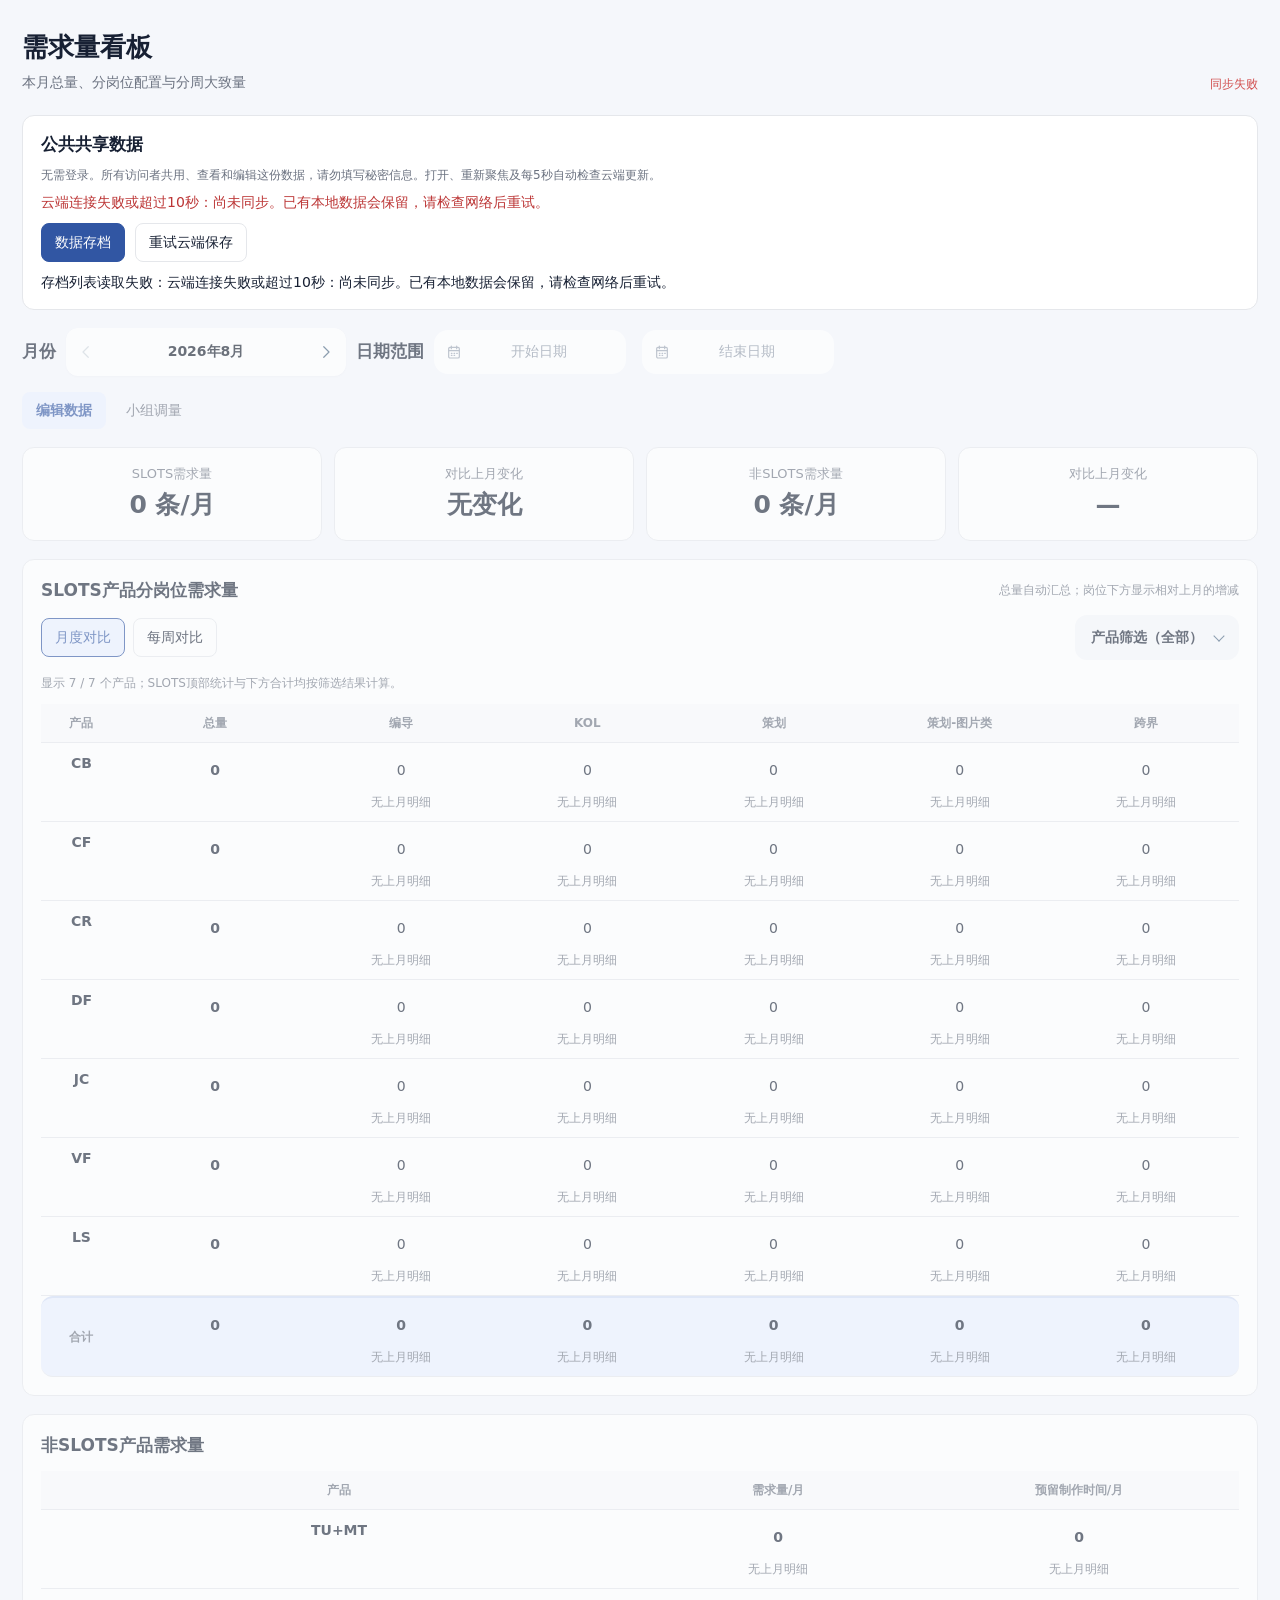
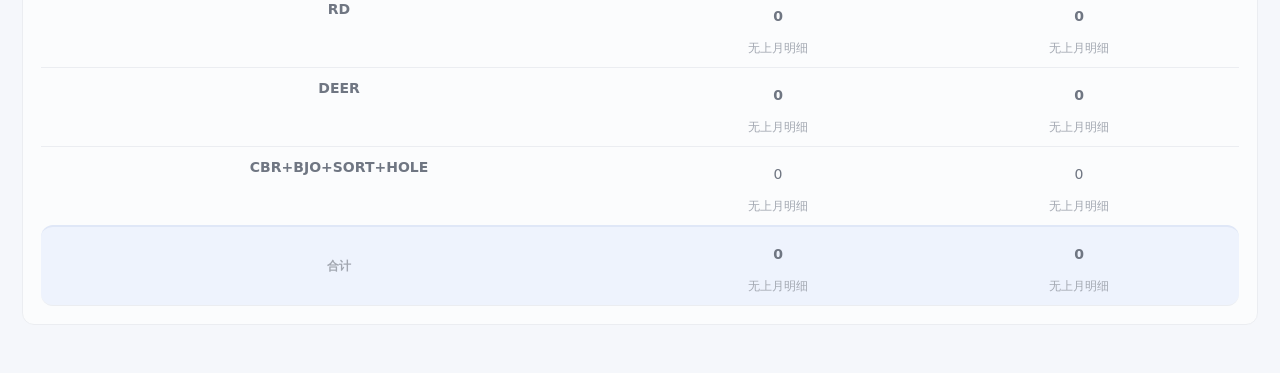
<file: demand-dashboard.html>
<!doctype html>
<html lang="zh-CN">
<head>
  <meta charset="utf-8">
  <meta name="viewport" content="width=device-width, initial-scale=1">
  <title>需求量看板</title>
  <style>
    :root { --bg:#f5f7fb; --panel:#fff; --text:#172033; --muted:#6b7280; --line:#e5e7eb; --brand:#3156a3; --brand-soft:#eaf0ff; --plan:#5b7cda; --director:#2f9e73; --kol:#e09a35; --image:#9a6ad8; --cross:#df6b6b; }
    * { box-sizing:border-box; }
    body { margin:0; background:var(--bg); color:var(--text); font:14px/1.5 "Microsoft YaHei", system-ui, sans-serif; }
    button, input, select { font:inherit; }
    button { cursor:pointer; }
    .shell { max-width:1280px; margin:auto; padding:28px 22px 48px; }
    header { display:flex; align-items:flex-end; justify-content:space-between; gap:20px; margin-bottom:22px; }
    h1 { margin:0; font-size:26px; }
    .subtitle { color:var(--muted); margin-top:5px; }
    .btn { border:1px solid var(--line); background:var(--panel); color:var(--text); border-radius:8px; padding:8px 13px; }
    .btn.primary { background:var(--brand); border-color:var(--brand); color:white; }
    .tabs { display:flex; gap:6px; margin-bottom:18px; }
    .tab { border:0; background:transparent; color:var(--muted); padding:8px 14px; border-radius:8px; }
    .tab.active { background:var(--brand-soft); color:var(--brand); font-weight:600; }
    .stats { display:grid; grid-template-columns:repeat(4,minmax(0,1fr)); gap:12px; margin-bottom:18px; }
    .stat, .panel { background:var(--panel); border:1px solid var(--line); border-radius:12px; }
    .stat { padding:16px 18px; }
    .stat-label { color:var(--muted); font-size:13px; }
    .stat-value { font-size:25px; font-weight:700; margin-top:3px; }
    .panel { padding:18px; }
    .panel-head { display:flex; justify-content:space-between; align-items:center; gap:12px; margin-bottom:12px; }
    .panel h2 { margin:0; font-size:17px; }
    .hint { color:var(--muted); font-size:12px; }
    .table-wrap { overflow-x:auto; }
    table { width:100%; border-collapse:collapse; min-width:940px; }
    #edit-view table { min-width:680px; border-collapse:separate; border-spacing:0; }
    #editor-foot th,#editor-foot td,#non-slots-foot th,#non-slots-foot td { background:var(--brand-soft); border-top:2px solid #d1dcf5; font-weight:700; }
    #editor-foot th:first-child,#non-slots-foot th:first-child { border-radius:12px 0 0 12px; }
    #editor-foot td:last-child,#non-slots-foot td:last-child { border-radius:0 12px 12px 0; }
    .weekly-value,.quantity { display:inline-flex; align-items:center; justify-content:center; min-width:76px; height:35px; padding:6px 7px; font-weight:600; }
    #editor-body td,#editor-foot td,#non-slots-body td,#non-slots-foot td { vertical-align:top; }
    th, td { padding:10px 8px; border-bottom:1px solid var(--line); text-align:center; white-space:nowrap; }
    th { color:var(--muted); font-size:12px; font-weight:600; background:#fafbfc; }
    th:first-child, td:first-child { text-align:center; }
    tbody tr:last-child td { border-bottom:0; }
    input[type=number] { width:76px; border:1px solid #d7dce5; border-radius:6px; padding:6px 7px; text-align:center; background:white; color:var(--text); }
    input[type=number]:not(:focus) { border-color:transparent; background:transparent; appearance:textfield; cursor:text; }
    input[type=number]:not(:focus)::-webkit-inner-spin-button,
    input[type=number]:not(:focus)::-webkit-outer-spin-button { -webkit-appearance:none; margin:0; }
    input[type=number]:hover { border-color:#d7dce5; }
    .save-tools,.product-options { display:flex; align-items:center; gap:10px; flex-wrap:wrap; }
    .btn:disabled { cursor:default; opacity:.45; }
    .product-filter summary { cursor:pointer; white-space:nowrap; list-style:none; display:flex; align-items:center; gap:12px; font-weight:600; }
    .product-filter summary::-webkit-details-marker { display:none; }
    .product-filter summary::after { content:""; width:7px; height:7px; border-right:1.5px solid #45617d; border-bottom:1.5px solid #45617d; transform:rotate(45deg); margin-top:-4px; }
    .product-filter[open] summary::after { transform:rotate(225deg); margin-top:4px; }
    .product-filter { position:relative; margin-left:auto; border:0; background:#f6f7fa; border-radius:12px; padding:12px 16px; }
    .product-menu { position:absolute; top:calc(100% + 8px); right:0; z-index:10; width:min(280px,calc(100vw - 40px)); padding:14px; border:1px solid #e3e7ee; border-radius:16px; background:#fff; box-shadow:0 10px 26px #1720331a; }
    .product-options { margin-top:10px; }
    .product-options label { display:inline-flex; align-items:center; gap:5px; cursor:pointer; }
    #product-options { display:grid; grid-template-columns:repeat(3,1fr); gap:8px; margin:0; }
    #product-options label { position:relative; justify-content:center; height:38px; border-radius:10px; color:#45617d; }
    #product-options label:has(input:checked) { background:#050505; color:white; }
    #product-options label:focus-within { outline:2px solid #7895bc; outline-offset:2px; }
    #product-options input { position:absolute; opacity:0; width:100%; height:100%; inset:0; margin:0; cursor:pointer; }
    .product-menu .btn { border:0; background:#f6f7fa; border-radius:10px; flex:1; }
    .filter-summary { margin:0 0 12px; }
    #empty-products td { padding:30px 8px; color:var(--muted); }
    #save-status[data-error=true] { color:#d24f4f; }
    .cloud-panel { margin-bottom:18px; padding:16px 18px; background:#fff; border:1px solid var(--line); border-radius:12px; }
    .cloud-panel h2 { margin:0 0 8px; font-size:17px; }
    .cloud-form,.cloud-actions { display:flex; gap:10px; align-items:center; flex-wrap:wrap; margin-top:10px; }
    .cloud-form label { display:flex; gap:6px; align-items:center; }
    .cloud-form input { width:220px; max-width:100%; border:1px solid #d7dce5; border-radius:8px; padding:8px; }
    #cloud-message { margin-top:8px; color:var(--muted); overflow-wrap:anywhere; }
    #cloud-message[data-error=true] { color:#bc3636; }
    #dashboard-content[inert] { opacity:.6; }
    @media(max-width:480px) { .cloud-form label,.cloud-form input { width:100%; } .cloud-form label { flex-wrap:wrap; } }
    .stat,.role-grid,.weeks,.product-total { text-align:center; font-variant-numeric:tabular-nums; }
    .product-total { display:inline-block; min-width:64px; }
    .month-controls { display:flex; align-items:center; gap:10px; flex-wrap:wrap; margin-bottom:16px; }
    .control-label { font-size:17px; font-weight:700; }
    .month-picker { position:relative; width:280px; }
    .month-bar { display:flex; gap:4px; padding:4px; background:#fff; border-radius:12px; box-shadow:0 1px 3px #1720330a; }
    .arrow-btn { width:32px; height:40px; display:inline-flex; align-items:center; justify-content:center; flex-shrink:0; border:0; border-radius:9px; background:transparent; color:#45617d; }
    .arrow-btn:hover { background:#f6f7fa; }
    .arrow-btn:disabled { opacity:.25; cursor:default; }
    .arrow-btn svg { width:18px; height:18px; fill:none; stroke:currentColor; stroke-width:1.6; stroke-linecap:round; stroke-linejoin:round; }
    #month-trigger { flex:1; border:0; border-radius:10px; background:#fff; color:#101827; font-weight:700; }
    .month-popup { position:absolute; top:calc(100% + 6px); left:10px; width:260px; padding:10px 12px 12px; z-index:20; background:#fff; border:1px solid #e3e7ee; border-radius:16px; box-shadow:0 10px 26px #1720331a; }
    .year-bar { display:flex; align-items:center; justify-content:space-between; margin-bottom:2px; }
    .year-bar strong { font-size:14px; color:#101827; }
    .month-grid { display:grid; grid-template-columns:repeat(3,1fr); gap:6px 8px; }
    .month-grid button { height:38px; border:0; border-radius:10px; color:#45617d; background:transparent; }
    .month-grid button:hover { background:#f6f7fa; }
    .month-grid button[aria-pressed=true] { background:#050505; color:white; }
    .month-grid button:disabled { opacity:.3; cursor:default; }
    .date-range-fields { display:flex; gap:16px; }
    .date-picker { position:relative; }
    .date-field { position:relative; width:192px; height:44px; border:0; border-radius:14px; background:#fff; display:flex; align-items:center; justify-content:center; font-weight:700; color:#171c26; }
    .date-field svg { position:absolute; left:12px; width:16px; height:16px; fill:none; stroke:#9aa3b2; stroke-width:1.8; stroke-linecap:round; stroke-linejoin:round; }
    .date-field:focus-within { outline:2px solid #b9c9f5; outline-offset:2px; }
    .date-field span { padding-left:18px; font-variant-numeric:tabular-nums; pointer-events:none; }
    .date-field span[data-empty=true] { color:#8a94a4; font-weight:400; }
    .date-popup { position:absolute; top:calc(100% + 8px); left:0; z-index:25; width:288px; padding:12px; border:1px solid #e3e7ee; border-radius:16px; background:#fff; box-shadow:0 10px 26px #1720331a; }
    .date-picker:last-child .date-popup { left:auto; right:0; }
    .date-grid { display:grid; grid-template-columns:repeat(7,1fr); gap:3px; text-align:center; }
    .date-grid .day-name { color:#8a94a4; font-size:12px; padding:6px 0; }
    .date-grid button { height:33px; border:0; border-radius:9px; background:transparent; color:#45617d; }
    .date-grid button:hover { background:#f6f7fa; }
    .date-grid button.outside-month { color:#b4bdca; }
    .date-grid button.in-range { background:#f1f3f8; }
    .date-grid button[aria-pressed=true] { background:#050505; color:#fff; }
    .date-grid button:focus-visible { outline:2px solid #7895bc; }
    #non-slots-view { margin-top:18px; }
    #non-slots-view table { min-width:520px; border-collapse:separate; border-spacing:0; }
    .readonly { color:var(--text); }
    #notice { color:var(--brand); margin:8px 0; }
    @media print { .month-controls,#notice,.save-tools,.product-filter,.filter-summary { display:none; } }
    input[type=number]:focus { outline:2px solid #b9c9f5; border-color:var(--brand); }
    .derived { font-weight:700; }
    .delta.down { color:#d24f4f; } .delta.up { color:#21845e; }
    .role-change { margin-top:5px; font-size:12px; color:var(--muted); font-weight:400; text-align:center; }
    .role-change:empty { display:none; }
    .compare-controls { display:flex; align-items:center; gap:8px; flex-wrap:wrap; margin-bottom:14px; }
    .compare-controls .btn[aria-pressed=true] { background:var(--brand-soft); border-color:var(--brand); color:var(--brand); }
    #range-status { width:100%; }
    .legend { display:flex; gap:14px; flex-wrap:wrap; color:var(--muted); font-size:12px; }
    .dot { display:inline-block; width:9px; height:9px; border-radius:3px; margin-right:5px; }
    .cards { display:grid; grid-template-columns:repeat(2,minmax(0,1fr)); gap:14px; }
    .product { background:var(--panel); border:1px solid var(--line); border-radius:12px; padding:16px; }
    .product-top { display:flex; justify-content:space-between; align-items:baseline; margin-bottom:13px; }
    .product-name { font-size:18px; font-weight:700; }
    .product-total { font-size:22px; font-weight:700; color:var(--brand); }
    .bar { height:10px; display:flex; overflow:hidden; border-radius:5px; background:#eef0f4; margin-bottom:13px; }
    .bar span { min-width:0; }
    .role-grid { display:grid; grid-template-columns:repeat(5,1fr); gap:8px; margin-bottom:13px; }
    .role-label { color:var(--muted); font-size:11px; }
    .role-value { font-weight:700; margin-top:2px; }
    .weeks { display:grid; grid-template-columns:repeat(3,1fr); gap:8px; padding-top:12px; border-top:1px solid var(--line); }
    .week-item { background:#f8f9fc; border-radius:8px; padding:9px; }
    .week-title { color:var(--muted); font-size:11px; }
    .week-value { font-weight:700; margin-top:2px; }
    .empty-note { display:none; }
    .group-summary { display:grid; grid-template-columns:repeat(3,1fr); gap:12px; margin-bottom:16px; }
    .group-summary .stat-value { font-size:21px; }
    .gap-ok { color:#21845e; } .gap-risk { color:#d24f4f; }
    .gap-balanced { color:var(--muted); }
    #chengdu-alert { margin:0 0 16px; padding:10px 14px; border:1px solid #f1c6c6; border-radius:10px; background:#fff2f2; color:#bc3636; font-weight:600; }
    [data-ctime-note]:not([hidden]) { display:block; margin-top:4px; }
    .group-products { padding:6px; border-radius:10px; display:flex; flex-wrap:nowrap; justify-content:center; align-items:center; gap:6px; min-height:48px; }
    #group-view table { border-collapse:separate; border-spacing:0; }
    #group-view th:nth-child(-n+3),#group-view td:nth-child(-n+3) { position:sticky; z-index:2; background:#fff; }
    #group-view th:nth-child(-n+3) { background:#fafbfc; z-index:3; }
    #group-view tr>:nth-child(1) { left:0; min-width:56px; width:56px; max-width:56px; }
    #group-view tr>:nth-child(2) { left:56px; min-width:70px; width:70px; max-width:70px; }
    #group-view tr>:nth-child(3) { left:126px; min-width:var(--products-width,170px); width:var(--products-width,170px); box-shadow:2px 0 0 var(--line); }
    #group-view [data-gderived="demand"],#group-view [data-gderived="total"] { font-weight:400; }
    #chengdu-view { margin-top:18px; }
    #chengdu-view table { min-width:1120px; border-collapse:separate; border-spacing:0; }
    #chengdu-view .c-fixed { position:sticky; z-index:2; background:#fff; }
    #chengdu-view th.c-fixed { z-index:3; background:#fafbfc; }
    #chengdu-view .c1 { left:0; width:80px; min-width:80px; max-width:80px; }
    #chengdu-view .c2 { left:80px; width:80px; min-width:80px; max-width:80px; }
    #chengdu-view .c3 { left:160px; width:90px; min-width:90px; max-width:90px; box-shadow:2px 0 0 var(--line); }
    #week-note { margin:-4px 0 12px; }
    .group-products.drag-over { background:var(--brand-soft); outline:2px dashed var(--brand); }
    .group-product { min-width:42px; padding:7px 10px; border:1px solid var(--line); border-radius:8px; background:#fff; color:var(--text); font-weight:700; cursor:grab; text-align:center; }
    .group-product:active { cursor:grabbing; }
    .group-products .empty-group { align-self:center; color:var(--muted); white-space:normal; font-size:12px; }
    [hidden] { display:none !important; }
    @media (max-width:800px) { .stats { grid-template-columns:repeat(2,1fr); } .cards { grid-template-columns:1fr; } .group-summary { grid-template-columns:1fr; } header { align-items:flex-start; flex-direction:column; } }
    @media (max-width:480px) { .shell { padding:20px 14px 36px; } .stats { grid-template-columns:1fr 1fr; } .role-grid { grid-template-columns:repeat(3,1fr); } .weeks { grid-template-columns:1fr; } }
    @media (max-width:480px) { .compare-controls { gap:6px; flex-wrap:nowrap; } .compare-controls>.btn { padding:8px; white-space:nowrap; } .product-filter { padding:8px; } }
    @media (max-width:800px) { .date-range-fields { width:100%; } .date-field { width:192px; max-width:calc((100vw - 44px)/2); } }
    @media print { body { background:white; } .shell { max-width:none; padding:0; } .tabs { display:none !important; } .panel,.stat { break-inside:avoid; box-shadow:none; } }
  </style>
</head>
<body>
  <main class="shell">
    <header>
      <div><h1>需求量看板</h1><div class="subtitle">本月总量、分岗位配置与分周大致量</div></div>
      <div class="save-tools"><span class="hint" id="save-status" role="status">正在连接共享云端…</span></div>
    </header>

    <section class="cloud-panel" aria-label="公共共享数据">
      <h2>公共共享数据</h2>
      <div class="hint">无需登录。所有访问者共用、查看和编辑这份数据，请勿填写秘密信息。打开、重新聚焦及每5秒自动检查云端更新。</div>
      <div id="cloud-message" role="status" aria-live="polite">正在连接 Supabase…</div>
      <div class="cloud-actions">
        <button class="btn primary" id="cloud-archive">数据存档</button>
        <button class="btn" id="archive-clear" hidden>清除其他历史版本</button>
        <button class="btn primary" id="cloud-migrate" hidden>备份并公开当前数据</button>
        <button class="btn" id="cloud-import" hidden>导入JSON备份预览</button>
        <input id="cloud-import-file" type="file" accept=".json,application/json" hidden>
        <button class="btn" id="cloud-recover" hidden>恢复未同步修改</button>
        <button class="btn" id="cloud-reload" hidden>备份当前数据并读取云端</button>
        <button class="btn" id="cloud-retry" hidden>重试云端保存</button>
      </div>
      <div class="cloud-actions" id="archive-list" aria-label="数据存档版本"></div>
      <div id="archive-message" role="status" aria-live="polite"></div>
    </section>
    <div id="dashboard-content" inert>
    <div class="month-controls">
      <span class="control-label">月份</span><input type="month" id="month-select" min="2026-08" max="9999-12" hidden>
      <div class="month-picker">
        <div class="month-bar">
          <button class="arrow-btn" id="previous-month" aria-label="上个月"><svg viewBox="0 0 24 24" aria-hidden="true"><path d="m15 5-7 7 7 7"/></svg></button>
          <button id="month-trigger" aria-expanded="false" aria-controls="month-popup" aria-label="选择月份"></button>
          <button class="arrow-btn" id="next-month" aria-label="下个月"><svg viewBox="0 0 24 24" aria-hidden="true"><path d="m9 5 7 7-7 7"/></svg></button>
        </div>
        <div class="month-popup" id="month-popup" hidden>
          <div class="year-bar">
            <button class="arrow-btn" id="previous-year" aria-label="上一年"><svg viewBox="0 0 24 24" aria-hidden="true"><path d="m14 7-5 5 5 5"/></svg></button>
            <strong id="picker-year"></strong>
            <button class="arrow-btn" id="next-year" aria-label="下一年"><svg viewBox="0 0 24 24" aria-hidden="true"><path d="m10 7 5 5-5 5"/></svg></button>
          </div>
          <div class="month-grid" id="month-grid"></div>
        </div>
      </div>
      <span class="control-label">日期范围</span>
      <div class="date-range-fields">
        <div class="date-picker"><button class="date-field" data-open-date="start" aria-label="选择开始日期" aria-expanded="false" aria-controls="date-popup"><svg viewBox="0 0 24 24" aria-hidden="true"><rect x="4" y="5" width="16" height="16" rx="2"/><path d="M8 3v4m8-4v4M4 10h16M8 14h1m3 0h1m3 0h1M8 17h1m3 0h1"/></svg><span id="range-start-label">开始日期</span></button><input type="date" id="range-start" hidden></div>
        <div class="date-picker"><button class="date-field" data-open-date="end" aria-label="选择结束日期" aria-expanded="false" aria-controls="date-popup"><svg viewBox="0 0 24 24" aria-hidden="true"><rect x="4" y="5" width="16" height="16" rx="2"/><path d="M8 3v4m8-4v4M4 10h16M8 14h1m3 0h1m3 0h1M8 17h1m3 0h1"/></svg><span id="range-end-label">结束日期</span></button><input type="date" id="range-end" hidden></div>
      </div>
      <div class="date-popup" id="date-popup" hidden>
        <div class="year-bar"><button class="arrow-btn" id="date-prev" aria-label="日历上个月"><svg viewBox="0 0 24 24"><path d="m14 7-5 5 5 5"/></svg></button><strong id="date-month-label"></strong><button class="arrow-btn" id="date-next" aria-label="日历下个月"><svg viewBox="0 0 24 24"><path d="m10 7 5 5-5 5"/></svg></button></div>
        <div class="date-grid" id="date-grid"></div>
      </div>
    </div>
    <div class="hint" id="range-status" role="status"></div>
    <div id="notice" role="status" aria-live="polite"></div>
    <div id="chengdu-alert" role="status" aria-live="polite" hidden>成都已超量</div>
    <nav class="tabs" aria-label="视图切换">
      <button class="tab active" data-view="edit-view">编辑数据</button>
      <button class="tab" data-view="group-view">小组调量</button>
    </nav>

    <section class="stats" id="stats"></section>

    <section class="panel" id="edit-view">
      <div class="panel-head"><h2>SLOTS产品分岗位需求量</h2><span class="hint">总量自动汇总；岗位下方显示相对上月的增减</span></div>
      <div class="compare-controls" aria-label="对比口径">
        <button class="btn" data-compare="month" aria-pressed="true">月度对比</button>
        <button class="btn" data-compare="week" aria-pressed="false">每周对比</button>
        <details class="product-filter"><summary id="product-filter-title">产品筛选（全部）</summary>
          <div class="product-menu">
          <div class="product-options" id="product-options"></div>
          <div class="product-options"><button class="btn" id="select-all-products">全选</button><button class="btn" id="clear-products">清空</button></div>
          </div>
        </details>
      </div>
      <p id="week-note" class="hint" hidden></p>
      <p class="hint filter-summary" id="filter-summary" role="status"></p>
      <div class="table-wrap"><table>
        <thead id="editor-head"></thead>
        <tbody id="editor-body"></tbody>
        <tfoot id="editor-foot"></tfoot>
      </table></div>
    </section>

    <section class="panel" id="non-slots-view">
      <div class="panel-head"><h2>非SLOTS产品需求量</h2></div>
      <div class="table-wrap"><table>
        <thead><tr><th scope="col">产品</th><th scope="col">需求量/月</th><th scope="col">预留制作时间/月</th></tr></thead>
        <tbody id="non-slots-body"></tbody>
        <tfoot id="non-slots-foot"></tfoot>
      </table></div>
    </section>

    <section class="panel" id="group-view" hidden>
      <div class="panel-head"><h2>北京玩法小组需求量调整</h2><span class="hint">产品需求取“策划＋跨界”，其余参数均可调整</span></div>
      <div class="group-summary" id="group-summary"></div>
      <div class="table-wrap"><table>
        <thead><tr><th>小组</th><th>负责人</th><th>产品</th><th id="group-month">产品需求</th><th>通用创新/月</th><th>Playable/月</th><th>小组总量/月</th><th>成都移动/月</th><th>成都单周移动/天</th><th>实际小组总量</th><th>人员承载力</th><th>余量/缺口</th><th>单需求制作时间（天）</th><th>人员数量</th><th>全职/组长负责量（天）</th><th>请假预留（天）</th><th>临时需求预留（天）</th></tr></thead>
        <tbody id="group-body"></tbody>
      </table></div>
    </section>

    <section class="panel" id="chengdu-view" hidden>
      <div class="panel-head"><h2>成都玩法小组需求量调整</h2><span class="hint">SLOTS取北京成都移动合计；非SLOTS自动汇总至编辑数据</span></div>
      <div class="group-summary" id="chengdu-summary"></div>
      <div class="table-wrap"><table>
        <thead><tr><th class="c-fixed c1">小组</th><th class="c-fixed c2">负责人</th><th class="c-fixed c3">产品</th><th>产品需求</th><th>产品制作天数</th><th>单需求制作时间（天）</th><th>应制作天数（天）</th><th>人员承载力（天）</th><th>余量/缺口（天）</th><th>人员数量</th><th>预留请假时间（天）</th></tr></thead>
        <tbody id="chengdu-body"></tbody>
      </table></div>
    </section>
    </div>
  </main>

  <style>
    #cloud-dialog { border:0;border-radius:16px;padding:24px;width:min(420px,calc(100vw - 40px));box-sizing:border-box;box-shadow:0 20px 70px #15244833;color:var(--text); }
    #cloud-dialog::backdrop { background:rgba(24,35,56,.35); }
    #cloud-dialog h2 { margin:0 0 12px;font-size:19px; }
    #cloud-dialog p { color:var(--muted);line-height:1.6;margin:0 0 18px; }
    #cloud-dialog input { box-sizing:border-box;width:100%;padding:11px 12px;border:1px solid #ccd5e7;border-radius:9px;font:inherit; }
    #cloud-dialog input:focus { outline:2px solid var(--brand);outline-offset:2px; }
    #cloud-dialog .dialog-actions { display:flex;justify-content:flex-end;gap:10px;margin-top:22px; }
  </style>
  <dialog id="cloud-dialog" aria-labelledby="cloud-dialog-title" aria-describedby="cloud-dialog-description">
    <form id="cloud-dialog-form">
      <h2 id="cloud-dialog-title"></h2>
      <p id="cloud-dialog-description"></p>
      <input id="cloud-dialog-name" aria-label="存档名称" maxlength="80" autocomplete="off">
      <div class="dialog-actions">
        <button type="button" class="btn" id="cloud-dialog-cancel">取消</button>
        <button type="submit" class="btn primary" id="cloud-dialog-submit">保存</button>
      </div>
    </form>
  </dialog>
  <script>
    // Report script/cache failures before the application can start its own status UI.
    window.dashboardBooted=false;
    function reportDashboardBootFailure() {
      if(window.dashboardBooted) return;
      document.getElementById('save-status').textContent='页面加载失败';
      document.getElementById('cloud-message').textContent='页面脚本未能完成加载，可能是网络或旧缓存。请点击重新加载；不会清除你的数据。';
      const retry=document.getElementById('cloud-retry');
      retry.hidden=false;retry.textContent='重新加载页面';
    }
    window.addEventListener('error',reportDashboardBootFailure);
    setTimeout(reportDashboardBootFailure,10000);
    document.getElementById('cloud-retry').addEventListener('click',()=>{
      if(!window.dashboardBooted) location.reload();
    });
  </script>
  <script src="./shared-cloud.js?v=20261029-4" onerror="reportDashboardBootFailure()"></script>
  <script>
    // Public source contains only an empty template, never the user's business data.
    const initial = ['CB','CF','CR','DF','JC','VF','LS'].map(product=>({
      product,july:0,director:0,kol:0,plan:0,image:0,cross:0
    }));
    const numericKeys = ['director','kol','plan','image','cross'];
    const nonSlotsInitial=['TU+MT','RD','DEER','CBR+BJO+SORT+HOLE'].map(product=>({product,demand:0,reservedTime:0}));
    const roleLabels={director:'编导',kol:'KOL',plan:'策划',image:'策划-图片类',cross:'跨界'};
    function visibleRoleKeys() { return compareMode==='week'?['director','plan','cross']:numericKeys; }
    const groupInitial = [['CF'],['CB'],['VF','LS'],['JC','CR','DF']].map((products,i)=>({
      name:`小组${i+1}`,owner:`负责人${i+1}`,products,innovation:0,playable:0,chengdu:0,
      avgTime:1,people:0,fulltime:0,workdays:0,leave:0,revision:0,other:0,special:0
    }));
    const storageKey='demand-dashboard-months-v2';
    const monthLabel=m=>`${m.slice(0,4)}年${Number(m.slice(5))}月`;
    function previousMonth(m) {
      const [y,n]=m.split('-').map(Number);
      return n===1 ? `${y-1}-12` : `${y}-${String(n-1).padStart(2,'0')}`;
    }
    function validMonth(m) { return /^\d{4}-(0[1-9]|1[0-2])$/.test(m) && m>='2026-08'; }
    let store=loadMonths();
    let selectedMonth=store.selectedMonth;
    let data=store.months[selectedMonth].data;
    let groups=store.months[selectedMonth].groups;
    let compareMode='month';
    let currentView='edit-view';
    let pickerYear=Number(selectedMonth.slice(0,4));
    let dateTarget='start', dateViewMonth=selectedMonth;
    function closeDatePicker() {
      document.getElementById('date-popup').hidden=true;
      document.querySelectorAll('[data-open-date]').forEach(el=>el.setAttribute('aria-expanded','false'));
    }
    function renderDateCalendar() {
      document.getElementById('date-month-label').textContent=monthLabel(dateViewMonth);
      document.getElementById('date-prev').disabled=dateViewMonth==='1900-01';
      document.getElementById('date-next').disabled=dateViewMonth==='9999-12';
      const [y,m]=dateViewMonth.split('-').map(Number), first=new Date(Date.UTC(y,m-1,1));
      const offset=(first.getUTCDay()+6)%7;
      const selected=document.getElementById(`range-${dateTarget}`).value;
      const start=document.getElementById('range-start').value, end=document.getElementById('range-end').value;
      document.getElementById('date-grid').innerHTML=['一','二','三','四','五','六','日'].map(day=>`<span class="day-name">${day}</span>`).join('')+
        Array.from({length:42},(_,i)=>{
          const date=new Date(Date.UTC(y,m-1,1-offset+i)), value=date.toISOString().slice(0,10);
          return `<button data-pick-date="${value}" aria-label="${value}" aria-pressed="${value===selected}" class="${value.slice(0,7)!==dateViewMonth?'outside-month':''} ${start && end && value>=start && value<=end?'in-range':''}" ${value<'1900-01-01'||value>'9999-12-31'?'disabled':''}>${date.getUTCDate()}</button>`;
        }).join('');
    }
    function openDatePicker(button) {
      const popup=document.getElementById('date-popup'), same=dateTarget===button.dataset.openDate && !popup.hidden;
      closeDatePicker();
      if(same) return;
      dateTarget=button.dataset.openDate;
      dateViewMonth=(document.getElementById(`range-${dateTarget}`).value||document.getElementById('range-start').value||selectedMonth).slice(0,7);
      button.parentElement.appendChild(popup);
      popup.hidden=false; button.setAttribute('aria-expanded','true');
      renderDateCalendar();
    }
    function shiftDateCalendar(step) {
      const [y,m]=dateViewMonth.split('-').map(Number), date=new Date(Date.UTC(y,m-1+step,1));
      dateViewMonth=`${date.getUTCFullYear()}-${String(date.getUTCMonth()+1).padStart(2,'0')}`;
      renderDateCalendar();
    }
    function closeMonthPicker() {
      document.getElementById('month-popup').hidden=true;
      document.getElementById('month-trigger').setAttribute('aria-expanded','false');
    }
    function renderMonthPicker() {
      document.getElementById('month-trigger').textContent=monthLabel(selectedMonth);
      document.getElementById('previous-month').disabled=selectedMonth==='2026-08';
      document.getElementById('next-month').disabled=selectedMonth==='9999-12';
      document.getElementById('picker-year').textContent=`${pickerYear}年`;
      document.getElementById('previous-year').disabled=pickerYear<=2026;
      document.getElementById('next-year').disabled=pickerYear>=9999;
      document.getElementById('month-grid').innerHTML=Array.from({length:12},(_,i)=>{
        const m=`${pickerYear}-${String(i+1).padStart(2,'0')}`;
        return `<button data-pick-month="${m}" aria-label="${pickerYear}年${i+1}月" aria-pressed="${m===selectedMonth}" ${validMonth(m)?'':'disabled'}>${i+1}月</button>`;
      }).join('');
    }
    function chooseMonth(month) {
      if(!validMonth(month)) return;
      const el=document.getElementById('month-select');
      el.value=month; el.dispatchEvent(new Event('change',{bubbles:true}));
      closeMonthPicker();
    }
    function shiftMonth(step) {
      const [year,month]=selectedMonth.split('-').map(Number);
      const date=new Date(Date.UTC(year,month-1+step,1));
      chooseMonth(`${date.getUTCFullYear()}-${String(date.getUTCMonth()+1).padStart(2,'0')}`);
    }
    function renderDateLabels() {
      ['start','end'].forEach(key=>{
        const value=document.getElementById(`range-${key}`).value,label=document.getElementById(`range-${key}-label`);
        label.textContent=value||(key==='start'?'开始日期':'结束日期');
        label.dataset.empty=String(!value);
      });
    }
    let selectedProducts=new Set(initial.map(row=>row.product));
    const undoByMonth=new Map();
    function rememberUndo() {
      undoByMonth.set(selectedMonth,structuredClone(store.months[selectedMonth]));
    }
    function rememberNumberEdit(el) {
      if(!el.dataset.undoCaptured) { rememberUndo(); el.dataset.undoCaptured='true'; }
    }
    function visibleRows() {
      return data.filter(row=>selectedProducts.has(row.product));
    }
    function applyFilters() {
      const visible=visibleRows(), products=new Set(visible.map(row=>row.product));
      document.querySelectorAll('#editor-body tr[data-product]').forEach(tr=>tr.hidden=!products.has(tr.dataset.product));
      document.getElementById('empty-products').hidden=visible.length>0;
      document.getElementById('product-filter-title').textContent=`产品筛选（${selectedProducts.size===data.length?'全部':`${selectedProducts.size}项`}）`;
      document.getElementById('filter-summary').textContent=`显示 ${visible.length} / ${data.length} 个产品；SLOTS顶部统计与下方合计均按筛选结果计算。`;
      renderFooter();
      renderStats();
    }
    // 国办发明电〔2025〕7号，2026年中国大陆放假调休安排。
    // https://www.beijing.gov.cn/cs/gncs/zcwj/202603/t20260327_4568275.html
    const holidayRanges2026=[
      ['2026-01-01','2026-01-03'],['2026-02-15','2026-02-23'],
      ['2026-04-04','2026-04-06'],['2026-05-01','2026-05-05'],
      ['2026-06-19','2026-06-21'],['2026-09-25','2026-09-27'],
      ['2026-10-01','2026-10-07']
    ];
    const makeupDays2026=new Set(['2026-01-04','2026-02-14','2026-02-28','2026-05-09','2026-09-20','2026-10-10']);

    function monthEnd(month) {
      const [y,m]=month.split('-').map(Number);
      return `${month}-${new Date(Date.UTC(y,m,0)).getUTCDate()}`;
    }
    function countWorkdays(start,end) {
      let count=0;
      const date=new Date(`${start}T00:00:00Z`), last=new Date(`${end}T00:00:00Z`);
      for(;date<=last;date.setUTCDate(date.getUTCDate()+1)) {
        const day=date.toISOString().slice(0,10);
        if(makeupDays2026.has(day)) { count++; continue; }
        if(holidayRanges2026.some(([a,b])=>day>=a && day<=b)) continue;
        if(date.getUTCDay()!==0 && date.getUTCDay()!==6) count++;
      }
      return count;
    }
    function period(month=selectedMonth) {
      const saved=store.months[month]?.dateRange;
      const range=saved||{start:`${month}-01`,end:monthEnd(month)};
      const days=countWorkdays(range.start,range.end);
      return {...range,days,weeks:days===0?0:Math.max(1,Math.round(days/5)),isDefault:!saved};
    }
    function weeklyQuantity(value,month=selectedMonth) {
      const weeks=period(month).weeks;
      return weeks ? value/weeks : null;
    }
    function formatQuantity(value) { return value===null?'—':String(Number(value.toFixed(2))); }
    function weeklyDisplay(value,withSign=false) {
      if(value===null) return '—';
      const n=Number(value.toFixed(1));
      return withSign?signed(n):String(n);
    }
    function renderRangeStatus() {
      document.getElementById('range-status').textContent='';
    }
    function renderRange() {
      const range=store.months[selectedMonth].dateRange;
      ['start','end'].forEach(key=>{
        const el=document.getElementById(`range-${key}`);
        el.min='1900-01-01'; el.max='9999-12-31';
        el.value=range?.[key]||'';
        el.setCustomValidity('');
      });
      renderRangeStatus();
      renderDateLabels();
    }
    function applyDateRange() {
      renderDateLabels();
      const startEl=document.getElementById('range-start'), endEl=document.getElementById('range-end');
      startEl.setCustomValidity(''); endEl.setCustomValidity('');
      const start=startEl.value,end=endEl.value;
      if(!start || !end) {
        document.getElementById('range-status').textContent='请选齐开始和结束日期；小组工作日尚未更新。';
        return;
      }
      if(!startEl.validity.valid || !endEl.validity.valid || start>end || (new Date(end)-new Date(start))/86400000>366) {
        endEl.setCustomValidity('结束日期不得早于开始日期，日期范围最长为367天，可跨月选择。');
        document.getElementById('range-status').textContent='日期范围无效，小组工作日未改变。';
        return;
      }
      const previous=store.months[selectedMonth].dateRange;
      if(previous?.start===start && previous?.end===end) return;
      rememberUndo();
      store.months[selectedMonth].dateRange={start,end};
      renderEditor(); renderOutputs(); renderRangeStatus(); saveMonths();
    }
    function comparison(row,key) {
      const prior=store.months[previousMonth(selectedMonth)]?.data.find(r=>r.product===row.product);
      const before=key==='total'?priorTotal(row):prior?.[key];
      if(before===undefined || before===null) return null;
      const current=key==='total'?total(row):row[key];
      if(compareMode==='month') return current-before;
      const currentWeek=weeklyQuantity(current), priorWeek=weeklyQuantity(before,previousMonth(selectedMonth));
      return currentWeek===null || priorWeek===null ? null : currentWeek-priorWeek;
    }
    function changeText(value) {
      if(value===null) return compareMode==='week'?'暂无可比周量':'无上月明细';
      const number=Number(value.toFixed(compareMode==='week'?1:10));
      if(number===0) return '';
      return `${compareMode==='week'?weeklyDisplay(number,true):signed(number)} 条${compareMode==='week'?'/周':'/月'}`;
    }
    function renderComparisons() {
      document.querySelectorAll('[data-compare]').forEach(btn=>btn.setAttribute('aria-pressed',String(btn.dataset.compare===compareMode)));
      document.querySelectorAll('[data-change]').forEach(el=>{
        const value=comparison(data[Number(el.dataset.row)],el.dataset.change);
        el.textContent=changeText(value);
        el.classList.toggle('up',value!==null && value>0);
        el.classList.toggle('down',value!==null && value<0);
      });
    }
    function displayQuantity(value) { return compareMode==='week'?weeklyDisplay(weeklyQuantity(value)):formatQuantity(value); }
    function renderFooter() {
      const rows=visibleRows();
      document.getElementById('editor-foot').innerHTML='<tr><th scope="row">合计</th>'+['total',...visibleRoleKeys()].map(key=>{
        const changes=rows.map(row=>comparison(row,key));
        const change=changes.includes(null)?null:changes.reduce((a,b)=>a+b,0);
        const value=rows.reduce((a,row)=>a+(key==='total'?total(row):row[key]),0);
        return `<td><span class="quantity" data-sum="${key}">${displayQuantity(value)}</span><div class="role-change delta ${change>0?'up':change<0?'down':''}">${changeText(change)}</div></td>`;
      }).join('')+'</tr>';
    }

    function migrateGroupReserves(month) {
      month.groups?.forEach(g=>{
        if(g.temporary===undefined) g.temporary=(Number(g.revision)||0)+(Number(g.other)||0)+(Number(g.special)||0);
      });
    }
    function migrateChengdu(month) {
      if(!month.chengduGroups) {
        const product=code=>{
          const old=month.nonSlots?.find(r=>r.product===code);
          const demand=old?.demand||0, days=old?.reservedTime||0;
          return {product:code,demand,avgTime:demand?days/demand:0,...(!demand&&days?{legacyDays:days}:{})};
        };
        month.chengduGroups=[
          {name:'成都',owner:'成都负责人',people:0,leave:0,products:['SLOTS','TU+MT','RD','DEER'].map(product)},
          {name:'素材支持',owner:'素材支持负责人',people:0,leave:0,products:[{product:'TU+MT',demand:0,avgTime:0}]}
        ];
      }
      syncChengdu(month);
    }
    function chengduDemand(row,month) { return row.product==='SLOTS'?month.groups.reduce((a,g)=>a+g.chengdu,0):row.demand; }
    function chengduDays(row,month) { return row.legacyDays??chengduDemand(row,month)*row.avgTime; }
    function syncChengdu(month) {
      ['TU+MT','RD','DEER'].forEach(code=>{
        const rows=month.chengduGroups.flatMap(g=>g.products).filter(r=>r.product===code);
        const target=month.nonSlots.find(r=>r.product===code);
        target.demand=rows.reduce((a,r)=>a+r.demand,0);
        target.reservedTime=Number(rows.reduce((a,r)=>a+chengduDays(r,month),0).toFixed(6));
      });
    }
    function loadMonths() {
      try {
        const saved=JSON.parse(localStorage.getItem(storageKey));
        if(saved?.months?.['2026-08'] && validMonth(saved.selectedMonth) && saved.months[saved.selectedMonth]) {
          Object.values(saved.months).forEach(month=>{
            if(!month.nonSlots) month.nonSlots=structuredClone(nonSlotsInitial);
            migrateGroupReserves(month);
            migrateChengdu(month);
            if(month.baseline) migrateGroupReserves(month.baseline);
          });
          return saved;
        }
      } catch (_) {}
      const snapshot={data:load(),groups:loadGroups(),nonSlots:structuredClone(nonSlotsInitial)};
      // Keep an untouched baseline for reset; old saved July edits are not historical actuals.
      snapshot.data.forEach(row=>numericKeys.forEach(k=>row[k]=Math.max(0,Math.round(Number(row[k])||0))));
      snapshot.groups.forEach(g=>Object.keys(g).forEach(k=>{
        if(typeof g[k]==='number' && !['avgTime','people'].includes(k)) g[k]=Math.max(0,Math.round(g[k]));
      }));
      migrateGroupReserves(snapshot);
      migrateChengdu(snapshot);
      return {selectedMonth:'2026-08',months:{'2026-08':snapshot}};
    }
    function priorTotal(row) {
      const prev=previousMonth(selectedMonth);
      if(prev==='2026-07') return Number.isFinite(row.july)?row.july:null;
      const prior=store.months[prev]?.data.find(r=>r.product===row.product);
      return prior ? total(prior) : null;
    }
    function saveMonths() {
      store.selectedMonth=selectedMonth;
      return cloud.queueSave();
    }
    function signed(n) { return n===null?'—':`${n>0?'+':''}${n}`; }

    function load() {
      try {
        const saved = JSON.parse(localStorage.getItem('demand-dashboard-v1'));
        if (Array.isArray(saved) && saved.length === initial.length) return saved;
      } catch (_) {}
      return structuredClone(initial);
    }
    function loadGroups() {
      try { const saved=JSON.parse(localStorage.getItem('demand-groups-v1')); if(Array.isArray(saved)&&saved.length===groupInitial.length) return saved; } catch (_) {}
      return structuredClone(groupInitial);
    }
    function total(row) { return row.director + row.kol + row.plan + row.image + row.cross; }
    function week(value) { return weeklyDisplay(weeklyQuantity(value)); }
    function sum(key) { return data.reduce((acc,row) => acc + (key === 'total' ? total(row) : row[key]), 0); }
    function productDemand(code) { const row=data.find(x=>x.product===code); return row ? row.plan+row.cross : 0; }
    function groupDemand(group) { return group.products.reduce((n,code)=>n+productDemand(code),0); }
    function groupTotal(group) { return groupDemand(group)+group.innovation+group.playable; }
    function groupActual(group) { return groupTotal(group)-group.chengdu; }
    function groupCapacity(group) { return (group.people*period().days-group.leave-group.temporary+group.fulltime)/group.avgTime; }
    function input(rowIndex,key,value) { return `<input type="number" min="0" step="1" value="${value}" data-row="${rowIndex}" data-key="${key}" aria-label="${data[rowIndex].product} ${key}">`; }

    function render() {
      document.title=document.querySelector('h1').textContent='需求量看板';
      document.getElementById('month-select').value=selectedMonth;
      pickerYear=Number(selectedMonth.slice(0,4));
      renderMonthPicker();
      renderRange();
      document.getElementById('group-month').textContent='产品需求';
      renderEditor();
      renderOutputs();
      renderNonSlots();
    }

    function renderEditor() {
      const note=document.getElementById('week-note');
      note.hidden=compareMode!=='week';
      note.textContent=`本月按 ${period().weeks} 周计算；上月按 ${period(previousMonth(selectedMonth)).weeks} 周计算。周变化＝本月月量÷本月周数－上月月量÷上月周数。`;
      const keys=visibleRoleKeys();
      document.getElementById('editor-head').innerHTML='<tr>'+['产品','总量',...keys.map(k=>roleLabels[k])].map(n=>`<th scope="col">${n}</th>`).join('')+'</tr>';
      const editor = document.getElementById('editor-body');
      editor.innerHTML = data.map((row,i) => {
        return `<tr data-product="${row.product}"><td><strong>${row.product}</strong></td><td class="readonly"><strong class="quantity" data-row="${i}" data-derived="total">${displayQuantity(total(row))}</strong><div class="role-change delta" data-row="${i}" data-change="total"></div></td>${keys.map(key=>`<td>${compareMode==='week'?`<span class="weekly-value" data-row="${i}" data-weekly="${key}">${displayQuantity(row[key])}</span>`:input(i,key,row[key])}<div class="role-change delta" data-row="${i}" data-change="${key}"></div></td>`).join('')}</tr>`;
      }).join('')+`<tr id="empty-products" hidden><td colspan="${keys.length+2}">没有符合筛选条件的产品，请调整产品选择。</td></tr>`;
      renderComparisons();
      applyFilters();
    }
    function renderNonSlots() {
      const rows=store.months[selectedMonth].nonSlots;
      document.getElementById('non-slots-body').innerHTML=rows.map((row,i)=>`<tr><td><strong>${row.product}</strong></td>${['demand','reservedTime'].map(key=>`<td>${i<3?`<span class="quantity" title="由成都玩法小组需求量调整自动汇总">${formatQuantity(row[key])}</span>`:`<input type="number" min="0" step="1" value="${row[key]}" data-nonslot="${i}" data-nkey="${key}" aria-label="${row.product} ${key==='demand'?'需求量/月':'预留制作时间/月'}">`}<div class="role-change delta" data-nonslot-change="${i}" data-nkey="${key}"></div></td>`).join('')}</tr>`).join('');
      renderNonSlotsOutputs();
    }
    function nonSlotsChange(row,key) {
      const prior=store.months[previousMonth(selectedMonth)]?.nonSlots?.find(r=>r.product===row.product);
      return prior ? row[key]-prior[key] : null;
    }
    function nonSlotsChangeText(value,key) {
      if(value===null) return '无上月明细';
      if(value===0) return '';
      return `${value>0?'+':''}${formatQuantity(value)}${key==='demand'?' 条/月':' 天/月'}`;
    }
    function combinedChanges(changes) { return changes.includes(null)?null:changes.reduce((a,b)=>a+b,0); }
    function renderNonSlotsOutputs() {
      const rows=store.months[selectedMonth].nonSlots;
      document.querySelectorAll('[data-nonslot-change]').forEach(el=>{
        const value=nonSlotsChange(rows[Number(el.dataset.nonslotChange)],el.dataset.nkey);
        el.textContent=nonSlotsChangeText(value,el.dataset.nkey);
        el.title=el.dataset.nkey==='demand'?'较上月需求量变化':'较上月预留制作时间变化（沿用填写单位）';
        el.classList.toggle('up',value!==null && value>0);
        el.classList.toggle('down',value!==null && value<0);
      });
      document.getElementById('non-slots-foot').innerHTML='<tr><th scope="row">合计</th>'+['demand','reservedTime'].map(key=>{
        const value=rows.reduce((a,row)=>a+row[key],0), change=combinedChanges(rows.map(row=>nonSlotsChange(row,key)));
        return `<td><span class="quantity" data-nonslot-sum="${key}">${value}</span><div class="role-change delta ${change>0?'up':change<0?'down':''}" data-nonslot-sum-change="${key}">${nonSlotsChangeText(change,key)}</div></td>`;
      }).join('')+'</tr>';
      renderStats();
    }
    function renderStats() {
      const rows=currentView==='edit-view'?visibleRows():data;
      const isGroup=currentView==='group-view';
      const monthTotal=rows.reduce((a,row)=>a+(isGroup?row.plan+row.cross:total(row)),0), range=period();
      const delta=combinedChanges(rows.map(row=>{
        if(!isGroup) return comparison(row,'total');
        const prior=store.months[previousMonth(selectedMonth)]?.data.find(r=>r.product===row.product);
        return prior?row.plan+row.cross-prior.plan-prior.cross:null;
      }));
      const nonRows=store.months[selectedMonth].nonSlots, nonTotal=nonRows.reduce((a,row)=>a+row.demand,0);
      const nonDelta=combinedChanges(nonRows.map(row=>nonSlotsChange(row,'demand')));
      const extra=currentView==='group-view'?
        [['工作日',`${range.days} 天`],['工作周',`${range.weeks} 周`]]:
        [['非SLOTS需求量',`${nonTotal} 条/月`],['对比上月变化',nonDelta===null?'—':nonSlotsChangeText(nonDelta,'demand')||'无变化']];
      document.getElementById('stats').innerHTML = [
        [isGroup?'SLOTS策跨需求量':'SLOTS需求量',isGroup?`${monthTotal} 条/月`:`${displayQuantity(monthTotal)} 条/${compareMode==='week'?'周':'月'}`],
        ['对比上月变化',delta===null?'—':isGroup?(delta?`${signed(delta)} 条/月`:'无变化'):changeText(delta)||'无变化'],
        ...extra
      ].map(([label,value])=>`<article class="stat"><div class="stat-label">${label}</div><div class="stat-value">${value}</div></article>`).join('');
    }
    function renderOutputs() {
      renderStats();
      renderGroups();
      renderChengdu();
    }
    function chengduInput(i,j,key,value) {
      return `<input type="number" min="0" step="${key==='avgTime'?'0.1':key==='people'?'any':'1'}" value="${value}" data-cgroup="${i}" data-cproduct="${j}" data-ckey="${key}" aria-label="${store.months[selectedMonth].chengduGroups[i].name} ${j>=0?store.months[selectedMonth].chengduGroups[i].products[j].product:''} ${key}">`;
    }
    function renderChengdu() {
      const month=store.months[selectedMonth];
      document.getElementById('chengdu-body').innerHTML=month.chengduGroups.map((g,i)=>g.products.map((row,j)=>{
        const span=`rowspan="${g.products.length}"`;
        return `<tr>${j===0?`<td ${span} class="c-fixed c1"><strong>${g.name}</strong></td><td ${span} class="c-fixed c2">${g.owner}</td>`:''}<td class="c-fixed c3">${row.product}</td><td>${row.product==='SLOTS'?'<span data-cslots></span>':chengduInput(i,j,'demand',row.demand)}</td><td data-cdays="${i}-${j}" title="${row.legacyDays!==undefined?'原表有预留天数但需求为0，暂保留原值；编辑需求或制作时间后自动计算':''}"></td><td>${chengduInput(i,j,'avgTime',row.avgTime)}</td>${j===0?`<td ${span} class="derived" data-csum="${i}"></td><td ${span} class="derived" data-ccapacity="${i}"></td><td ${span} class="derived" data-cgap="${i}"></td><td ${span}>${chengduInput(i,-1,'people',g.people)}</td><td ${span}>${chengduInput(i,-1,'leave',g.leave)}</td>`:''}</tr>`;
      }).join('')).join('');
      updateChengduOutputs();
    }
    function updateChengduOutputs() {
      const month=store.months[selectedMonth];
      month.chengduGroups.forEach((g,i)=>{
        g.products.forEach((row,j)=>{
          const cell=document.querySelector(`[data-cdays="${i}-${j}"]`);
          cell.textContent=formatQuantity(chengduDays(row,month));
        });
        const required=g.products.reduce((a,r)=>a+chengduDays(r,month),0), capacity=g.people*period().days-g.leave, gap=capacity-required;
        const sumCell=document.querySelector(`[data-csum="${i}"]`);
        sumCell.textContent=formatQuantity(required);
        document.querySelector(`[data-ccapacity="${i}"]`).textContent=roundedCount(capacity);
        const status=gapStatus(capacity,required);
        const gapCell=document.querySelector(`[data-cgap="${i}"]`);
        gapCell.textContent=status.text;
        gapCell.className=`derived ${status.cls}`;
        if(i===0) document.getElementById('chengdu-alert').hidden=status.delta>=0;
      });
      document.querySelector('[data-cslots]').textContent=month.groups.reduce((a,g)=>a+g.chengdu,0);
      const required=month.chengduGroups.reduce((a,g)=>a+g.products.reduce((n,r)=>n+chengduDays(r,month),0),0);
      const capacity=month.chengduGroups.reduce((a,g)=>a+g.people*period().days-g.leave,0),gap=capacity-required;
      const status=gapStatus(capacity,required);
      document.getElementById('chengdu-summary').innerHTML=[
        ['应制作总天数（天）',formatQuantity(required),''],
        ['人员总承载力（天）',roundedCount(capacity),''],
        ['整体余量 / 缺口（天）',status.text,status.cls]
      ].map(([label,value,cls])=>`<article class="stat"><div class="stat-label">${label}</div><div class="stat-value ${cls}">${value}</div></article>`).join('');
      document.querySelectorAll('[data-gderived="chengduWeek"]').forEach(el=>el.textContent=chengduWeekDays(groups[Number(el.dataset.group)]));
    }

    function groupProducts(g,i) {
      return `<div class="group-products" data-drop-group="${i}" aria-label="${g.name}产品区">${g.products.map(code=>`<button class="group-product" draggable="true" data-move-product="${code}" title="拖动到其他小组；也可按左右方向键移动">${code}</button>`).join('')||'<span class="empty-group">暂无产品，可拖入产品</span>'}</div>`;
    }
    function moveProduct(code,target) {
      const source=groups.findIndex(g=>g.products.includes(code));
      if(source<0 || !Number.isInteger(target) || !groups[target] || source===target) return;
      rememberUndo();
      groups[source].products=groups[source].products.filter(p=>p!==code);
      groups[target].products.push(code);
      renderGroups(); renderStats(); saveMonths();
      document.getElementById('notice').textContent=`${code}已从${groups[source].name}移至${groups[target].name}，策跨需求 ${productDemand(code)} 条/月随产品转移。`;
      document.querySelector(`[data-move-product="${code}"]`).focus();
    }
    function roundedCount(value,withSign=false) {
      const rounded=Math.sign(value)*Math.round(Math.abs(value));
      return `${withSign&&rounded>0?'+':''}${rounded||0}`;
    }
    function gapStatus(capacity,required) {
      const delta=Number(roundedCount(capacity))-Number(roundedCount(required));
      return {delta,text:delta===0?'平衡':`${delta>0?'缺':'超'}${Math.abs(delta)}`,cls:delta===0?'gap-balanced':delta>0?'gap-ok':'gap-risk'};
    }
    function chengduWeekDays(group) {
      const weeks=period().weeks;
      const slots=store.months[selectedMonth].chengduGroups[0].products.find(r=>r.product==='SLOTS');
      if(!weeks) return '—';
      return formatQuantity(group.chengdu/weeks*slots.avgTime);
    }
    function groupInput(i,key,value) { return `<input type="number" min="${key==='avgTime'?'0.1':'0'}" step="${key==='avgTime'?'0.1':key==='people'?'any':'1'}" value="${value}" data-group="${i}" data-gkey="${key}" aria-label="${groups[i].name} ${key}">`; }
    function renderGroups() {
      document.getElementById('group-view').style.setProperty('--products-width',`${Math.max(110,...groups.map(g=>g.products.length*48+24))}px`);
      const body=document.getElementById('group-body');
      body.innerHTML=groups.map((g,i)=>{
        const demand=groupDemand(g), totalValue=groupTotal(g), actual=groupActual(g), capacity=groupCapacity(g), status=gapStatus(capacity,actual);
        return `<tr><td><strong>${g.name}</strong></td><td>${g.owner}</td><td>${groupProducts(g,i)}</td><td class="derived" data-group="${i}" data-gderived="demand">${demand}</td><td>${groupInput(i,'innovation',g.innovation)}</td><td>${groupInput(i,'playable',g.playable)}</td><td class="derived" data-group="${i}" data-gderived="total">${totalValue}</td><td>${groupInput(i,'chengdu',g.chengdu)}</td><td data-group="${i}" data-gderived="chengduWeek">${chengduWeekDays(g)}</td><td class="derived" data-group="${i}" data-gderived="actual">${actual}</td><td class="derived" data-group="${i}" data-gderived="capacity">${roundedCount(capacity)}</td><td class="derived ${status.cls}" data-group="${i}" data-gderived="gap">${status.text}</td><td>${groupInput(i,'avgTime',g.avgTime)}</td><td>${groupInput(i,'people',g.people)}</td><td>${groupInput(i,'fulltime',g.fulltime)}</td><td>${groupInput(i,'leave',g.leave)}</td><td>${groupInput(i,'temporary',g.temporary)}</td></tr>`;
      }).join('');
      renderGroupSummary();
    }
    function renderGroupSummary() {
      const actualAll=groups.reduce((n,g)=>n+groupActual(g),0), capacityAll=groups.reduce((n,g)=>n+groupCapacity(g),0), status=gapStatus(capacityAll,actualAll);
      document.getElementById('group-summary').innerHTML=`<article class="stat"><div class="stat-label">实际小组总量（条）</div><div class="stat-value">${actualAll}</div></article><article class="stat"><div class="stat-label">人员总承载力（条）</div><div class="stat-value">${roundedCount(capacityAll)}</div></article><article class="stat"><div class="stat-label">整体余量 / 缺口（条）</div><div class="stat-value ${status.cls}">${status.text}</div></article>`;
    }
    function updateGroupRow(i) {
      const g=groups[i], capacity=groupCapacity(g), status=gapStatus(capacity,groupActual(g));
      const set=(key,value)=>document.querySelector(`[data-group="${i}"][data-gderived="${key}"]`).textContent=value;
      set('demand',groupDemand(g)); set('total',groupTotal(g)); set('actual',groupActual(g)); set('capacity',roundedCount(capacity)); set('gap',status.text);set('chengduWeek',chengduWeekDays(g));
      const gapCell=document.querySelector(`[data-group="${i}"][data-gderived="gap"]`);
      gapCell.className=`derived ${status.cls}`;
      renderGroupSummary();
    }

    function updateRow(i) {
      const row=data[i], t=total(row);
      const set=(key,value)=>document.querySelector(`[data-row="${i}"][data-derived="${key}"]`).textContent=value;
      set('total',displayQuantity(t));
      renderComparisons();
      renderFooter();
    }

    function readNumber(el,decimal=false) {
      let n=Number(el.value);
      const min=Number(el.min),isTime=el.dataset.gkey==='avgTime'||el.dataset.ckey==='avgTime';
      if(isTime && el.value!=='' && Number.isFinite(n)) {
        n=Number(n.toFixed(1));
        if(Number(el.value)!==n) el.value=n;
      }
      if(el.value==='' || !Number.isFinite(n) || n<min || (!decimal && !Number.isSafeInteger(n))) {
        el.setCustomValidity(decimal ? `请输入不小于${min}的有效数字` : '请输入非负整数，不支持小数');
        el.reportValidity();
        return null;
      }
      el.setCustomValidity('');
      return n;
    }
    document.getElementById('editor-body').addEventListener('input', e => {
      if (!e.target.matches('input[data-row]')) return;
      const i=Number(e.target.dataset.row), key=e.target.dataset.key;
      const value=readNumber(e.target);
      if(value===null) return;
      if(value===data[i][key]) return;
      rememberNumberEdit(e.target);
      data[i][key]=value;
      updateRow(i); renderOutputs();
      saveMonths();
    });
    let draggingProduct=null;
    const groupBody=document.getElementById('group-body');
    groupBody.addEventListener('keydown',e=>{
      if(!e.target.matches('[data-move-product]') || !['ArrowLeft','ArrowRight'].includes(e.key)) return;
      e.preventDefault();
      const source=groups.findIndex(g=>g.products.includes(e.target.dataset.moveProduct));
      moveProduct(e.target.dataset.moveProduct,source+(e.key==='ArrowLeft'?-1:1));
    });
    groupBody.addEventListener('dragstart',e=>{
      const card=e.target.closest('[data-move-product]');
      if(!card) { e.preventDefault(); return; }
      draggingProduct=card.dataset.moveProduct;
      e.dataTransfer.setData('text/plain',draggingProduct);
      e.dataTransfer.effectAllowed='move';
    });
    groupBody.addEventListener('dragover',e=>{
      const zone=e.target.closest('[data-drop-group]');
      if(!zone || !draggingProduct) return;
      e.preventDefault(); e.dataTransfer.dropEffect='move';
      groupBody.querySelectorAll('.drag-over').forEach(el=>el.classList.remove('drag-over'));
      zone.classList.add('drag-over');
    });
    groupBody.addEventListener('dragleave',e=>{
      const zone=e.target.closest('[data-drop-group]');
      if(zone && !zone.contains(e.relatedTarget)) zone.classList.remove('drag-over');
    });
    groupBody.addEventListener('drop',e=>{
      const zone=e.target.closest('[data-drop-group]');
      if(!zone || !draggingProduct) return;
      e.preventDefault();
      const code=draggingProduct; draggingProduct=null;
      groupBody.querySelectorAll('.drag-over').forEach(el=>el.classList.remove('drag-over'));
      moveProduct(code,Number(zone.dataset.dropGroup));
    });
    groupBody.addEventListener('dragend',()=>{
      draggingProduct=null;
      groupBody.querySelectorAll('.drag-over').forEach(el=>el.classList.remove('drag-over'));
    });
    document.getElementById('group-body').addEventListener('input', e => {
      if (!e.target.matches('input[data-group]')) return;
      const i=Number(e.target.dataset.group), key=e.target.dataset.gkey;
      const value=readNumber(e.target,['avgTime','people'].includes(key));
      if(value===null) return;
      if(value===groups[i][key]) return;
      rememberNumberEdit(e.target);
      groups[i][key]=value;
      updateGroupRow(i);
      if(key==='chengdu') updateChengduOutputs();
      saveMonths();
    });
    document.getElementById('chengdu-body').addEventListener('input',e=>{
      const el=e.target;
      if(!el.matches('input[data-cgroup]')) return;
      const g=store.months[selectedMonth].chengduGroups[el.dataset.cgroup],j=Number(el.dataset.cproduct),key=el.dataset.ckey;
      const target=j<0?g:g.products[j], value=readNumber(el,['avgTime','people'].includes(key));
      if(value===null || value===target[key]) return;
      rememberNumberEdit(el);
      target[key]=value;
      if(j>=0) delete target.legacyDays;
      syncChengdu(store.months[selectedMonth]);
      updateChengduOutputs();renderNonSlots();saveMonths();
    });
    document.getElementById('non-slots-body').addEventListener('input',e=>{
      if(!e.target.matches('input[data-nonslot]')) return;
      const row=store.months[selectedMonth].nonSlots[Number(e.target.dataset.nonslot)],key=e.target.dataset.nkey;
      const value=readNumber(e.target);
      if(value===null || value===row[key]) return;
      rememberNumberEdit(e.target);
      row[key]=value;
      renderNonSlotsOutputs();
      saveMonths();
    });
    document.addEventListener('focusin',e=>{
      if(e.target.matches('input[type=number]')) delete e.target.dataset.undoCaptured;
    });
    document.addEventListener('keydown',e=>{
      if((e.ctrlKey||e.metaKey) && !e.shiftKey && !e.altKey && e.key.toLowerCase()==='z') {
        if(!cloud.ready) return;
        e.preventDefault();
        if(!e.repeat) undoLastChange();
        return;
      }
      if(e.key==='Escape') { document.querySelector('.product-filter').open=false; closeMonthPicker(); closeDatePicker(); }
      if(e.key==='Enter' && e.target.matches('input[type=number]')) { e.preventDefault(); e.target.blur(); }
    });
    // Group all keystrokes during one numeric-field edit into a single undo step.
    document.addEventListener('focusout',e=>{
      const el=e.target;
      if(!el.matches('input[type=number]')) return;
      if(!el.validity.valid) {
        if(el.dataset.row!==undefined) el.value=data[el.dataset.row][el.dataset.key];
        else if(el.dataset.group!==undefined) el.value=groups[el.dataset.group][el.dataset.gkey];
        else if(el.dataset.nonslot!==undefined) el.value=store.months[selectedMonth].nonSlots[el.dataset.nonslot][el.dataset.nkey];
        else if(el.dataset.cgroup!==undefined) {
          const g=store.months[selectedMonth].chengduGroups[el.dataset.cgroup];
          el.value=(Number(el.dataset.cproduct)<0?g:g.products[el.dataset.cproduct])[el.dataset.ckey];
        }
      }
      el.setCustomValidity('');
      delete el.dataset.undoCaptured;
      applyFilters();
    });
    document.getElementById('month-select').addEventListener('change',e=>{
      const month=e.target.value;
      if(!validMonth(month)) {
        e.target.value=selectedMonth;
        document.getElementById('notice').textContent='请选择2026年8月或之后的月份；7月为原表历史数据。';
        return;
      }
      let message='';
      // Initialize only once, always from an earlier month, never from the current view.
      if(!store.months[month]) {
        const prev=previousMonth(month);
        const sourceMonth=store.months[prev] ? prev : Object.keys(store.months).filter(m=>m<month).sort().at(-1);
        const source=store.months[sourceMonth];
        const baseline={data:structuredClone(source.data),groups:structuredClone(source.groups),nonSlots:structuredClone(source.nonSlots),chengduGroups:structuredClone(source.chengduGroups)};
        store.months[month]={...structuredClone(baseline),copiedFrom:sourceMonth,baseline};
        message=`首次进入${monthLabel(month)}，已带入${monthLabel(sourceMonth)}的数据，后续修改将独立保存。`;
      }
      if(!store.months[previousMonth(month)] && month!=='2026-08') message+=' 上月尚无数据，对照暂显示“—”。';
      selectedMonth=month;
      closeDatePicker();
      ({data,groups}=store.months[selectedMonth]);
      document.getElementById('notice').textContent=message;
      saveMonths(); render();
    });
    document.querySelectorAll('.tab').forEach(tab => tab.addEventListener('click', () => {
      currentView=tab.dataset.view;
      document.querySelectorAll('.tab').forEach(x=>x.classList.toggle('active',x===tab));
      ['edit-view','group-view'].forEach(id=>document.getElementById(id).hidden=tab.dataset.view!==id);
      document.getElementById('non-slots-view').hidden=tab.dataset.view!=='edit-view';
      document.getElementById('chengdu-view').hidden=tab.dataset.view!=='group-view';
      renderStats();
    }));
    document.querySelectorAll('[data-compare]').forEach(btn=>btn.addEventListener('click',()=>{
      compareMode=btn.dataset.compare;
      renderEditor(); renderOutputs();
    }));
    document.getElementById('range-start').addEventListener('change',applyDateRange);
    document.getElementById('range-end').addEventListener('change',applyDateRange);
    document.getElementById('product-options').innerHTML=initial.map(row=>`<label><input type="checkbox" data-product-option="${row.product}" checked>${row.product}</label>`).join('');
    document.getElementById('product-options').addEventListener('change',e=>{
      const code=e.target.dataset.productOption;
      if(!code) return;
      if(e.target.checked) selectedProducts.add(code); else selectedProducts.delete(code);
      applyFilters();
    });
    function selectProducts(all) {
      selectedProducts=new Set(all?data.map(row=>row.product):[]);
      document.querySelectorAll('[data-product-option]').forEach(el=>el.checked=all);
      applyFilters();
    }
    document.getElementById('select-all-products').addEventListener('click',()=>selectProducts(true));
    document.getElementById('clear-products').addEventListener('click',()=>selectProducts(false));
    document.addEventListener('pointerdown',e=>{
      const filter=document.querySelector('.product-filter');
      if(!filter.contains(e.target)) filter.open=false;
      if(!document.querySelector('.month-picker').contains(e.target)) closeMonthPicker();
      if(!e.target.closest('.date-picker')) closeDatePicker();
    });
    document.getElementById('month-trigger').addEventListener('click',()=>{
      const popup=document.getElementById('month-popup'),opening=popup.hidden;
      if(opening) { pickerYear=Number(selectedMonth.slice(0,4)); renderMonthPicker(); }
      popup.hidden=!opening;
      document.getElementById('month-trigger').setAttribute('aria-expanded',String(opening));
    });
    document.getElementById('previous-month').addEventListener('click',()=>shiftMonth(-1));
    document.getElementById('next-month').addEventListener('click',()=>shiftMonth(1));
    document.getElementById('previous-year').addEventListener('click',()=>{if(pickerYear>2026) pickerYear--;renderMonthPicker();});
    document.getElementById('next-year').addEventListener('click',()=>{if(pickerYear<9999) pickerYear++;renderMonthPicker();});
    document.getElementById('month-grid').addEventListener('click',e=>{
      if(e.target.dataset.pickMonth) { chooseMonth(e.target.dataset.pickMonth); document.getElementById('month-trigger').focus(); }
    });
    document.querySelectorAll('[data-open-date]').forEach(button=>button.addEventListener('click',()=>openDatePicker(button)));
    document.getElementById('date-prev').addEventListener('click',()=>shiftDateCalendar(-1));
    document.getElementById('date-next').addEventListener('click',()=>shiftDateCalendar(1));
    document.getElementById('date-grid').addEventListener('click',e=>{
      if(!e.target.dataset.pickDate) return;
      const input=document.getElementById(`range-${dateTarget}`);
      input.value=e.target.dataset.pickDate;
      input.dispatchEvent(new Event('change',{bubbles:true}));
      closeDatePicker();
      document.querySelector(`[data-open-date="${dateTarget}"]`).focus();
    });
    function undoLastChange() {
      if(!cloud.ready) return;
      const snapshot=undoByMonth.get(selectedMonth);
      if(!snapshot) return;
      if(document.activeElement.matches('input')) document.activeElement.blur();
      store.months[selectedMonth]=snapshot;
      ({data,groups}=snapshot);
      undoByMonth.delete(selectedMonth);
      document.getElementById('notice').textContent='已撤销当前月份的上一步修改。';
      closeDatePicker();
      render(); saveMonths();
    }
    const cloud=createSharedCloud({
      get:()=>store,
      migrate:month=>{
        if(!month.nonSlots) month.nonSlots=structuredClone(nonSlotsInitial);
        migrateGroupReserves(month);migrateChengdu(month);
      },
      set:snapshot=>{
        store=snapshot;selectedMonth=store.selectedMonth;({data,groups}=store.months[selectedMonth]);
        document.getElementById('notice').textContent='';
        undoByMonth.clear();closeDatePicker();closeMonthPicker();render();
      }
    });
    render();
    cloud.start();
    window.dashboardBooted=true;
  </script>
</body>
</html>
</file>
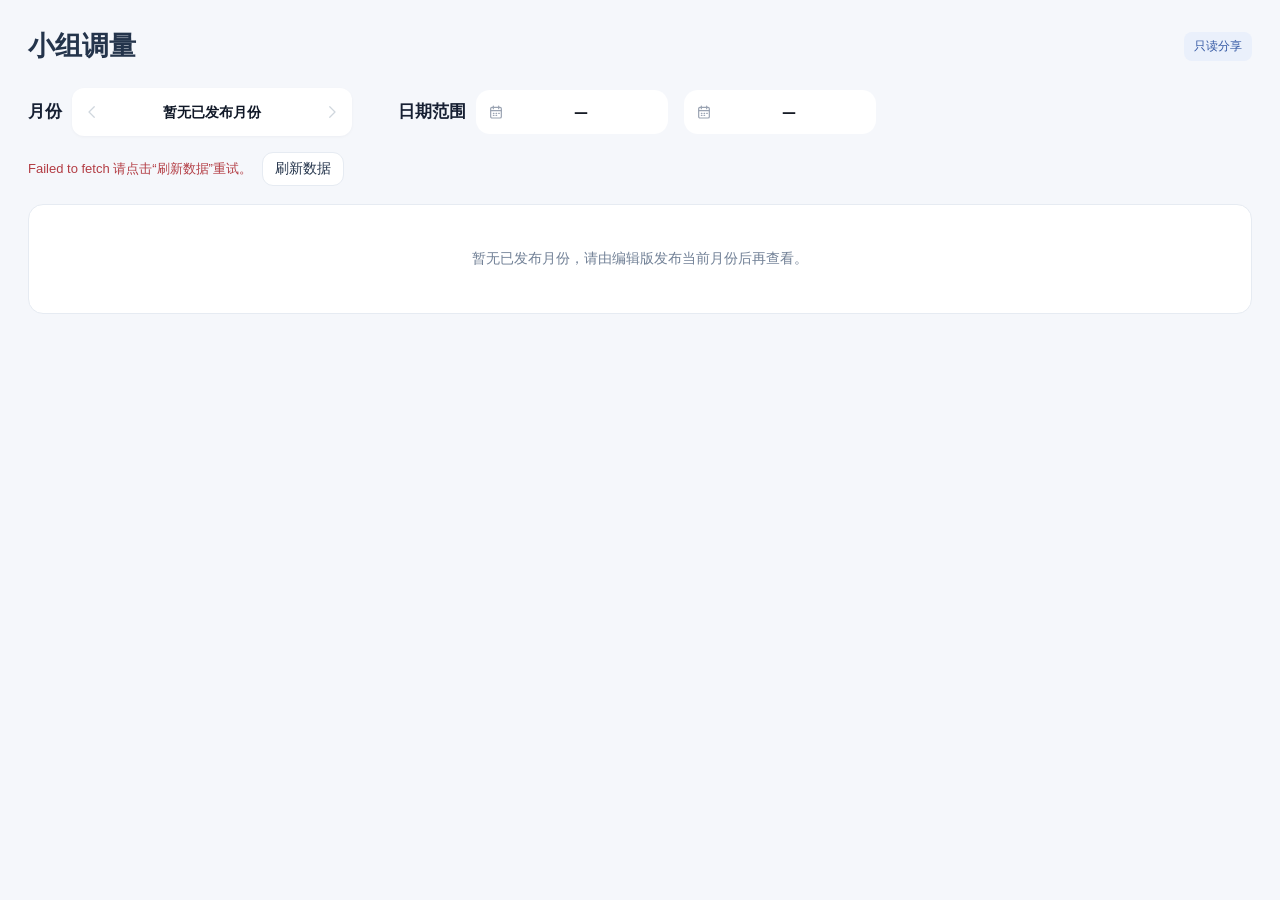
<file: docs/share-groups.html>
<!doctype html>
<html lang="zh-CN"><head><meta charset="utf-8"><meta name="viewport" content="width=device-width,initial-scale=1"><meta name="robots" content="noindex,nofollow"><title>小组调量 · 只读分享</title><link rel="icon" type="image/png" href="./favicon.png?v=20261103-1"><link rel="stylesheet" href="./share-viewer.css?v=20261120-2"></head>
<body data-share-view="groups"><main class="shell">
<header><h1>小组调量</h1><span class="tag">只读分享</span></header>
<div class="controls"><label>月份<select id="share-month" disabled aria-label="月份"></select></label><div class="range-label">日期范围<span class="range" id="share-range">—</span></div></div>
<div class="muted" id="share-updated"></div><div class="muted" id="share-calendar"></div>
<div class="status-line"><span class="muted" id="share-status" role="status">正在读取已发布数据…</span><button id="share-refresh">刷新数据</button></div>
<div id="share-empty" class="panel empty" hidden>暂无已发布月份，请由编辑版发布当前月份后再查看。</div>
<div id="share-content" hidden><section class="stats" id="share-stats"></section>
<section class="panel"><h2>北京玩法小组需求量调整</h2><div class="group-summary" id="share-beijing-summary"></div><div class="table-wrap"><table class="group-table">
<thead><tr><th class="fixed f1">小组</th><th class="fixed f2">负责人</th><th class="fixed f3">产品</th><th>产品需求</th><th>通用创新/月</th><th>Playable/月</th><th>小组总量/月</th><th>成都移动/月</th><th>成都单周移动/天</th><th>实际小组总量</th><th>人员承载力</th><th>余量/缺口</th><th>单需求制作时间（天）</th><th>人员数量</th><th>全职/组长负责量（天）</th><th>请假预留（天）</th><th>临时需求预留（天）</th></tr></thead><tbody id="share-beijing-body"></tbody></table></div></section>
<section class="panel"><h2>成都玩法小组需求量调整</h2><div class="group-summary" id="share-chengdu-summary"></div><div class="table-wrap"><table class="chengdu-table"><thead><tr><th class="fixed f1">小组</th><th class="fixed f2">负责人</th><th class="fixed f3">产品</th><th>产品需求</th><th>产品制作天数</th><th>单需求制作时间（天）</th><th>应制作天数（天）</th><th>人员承载力（天）</th><th>余量/缺口（天）</th><th>人员数量</th><th>预留请假时间（天）</th></tr></thead><tbody id="share-chengdu-body"></tbody></table></div></section></div>
</main><script src="./demand-share.js?v=20261120-2"></script><script src="./share-viewer.js?v=20261120-3"></script></body></html>
</file>
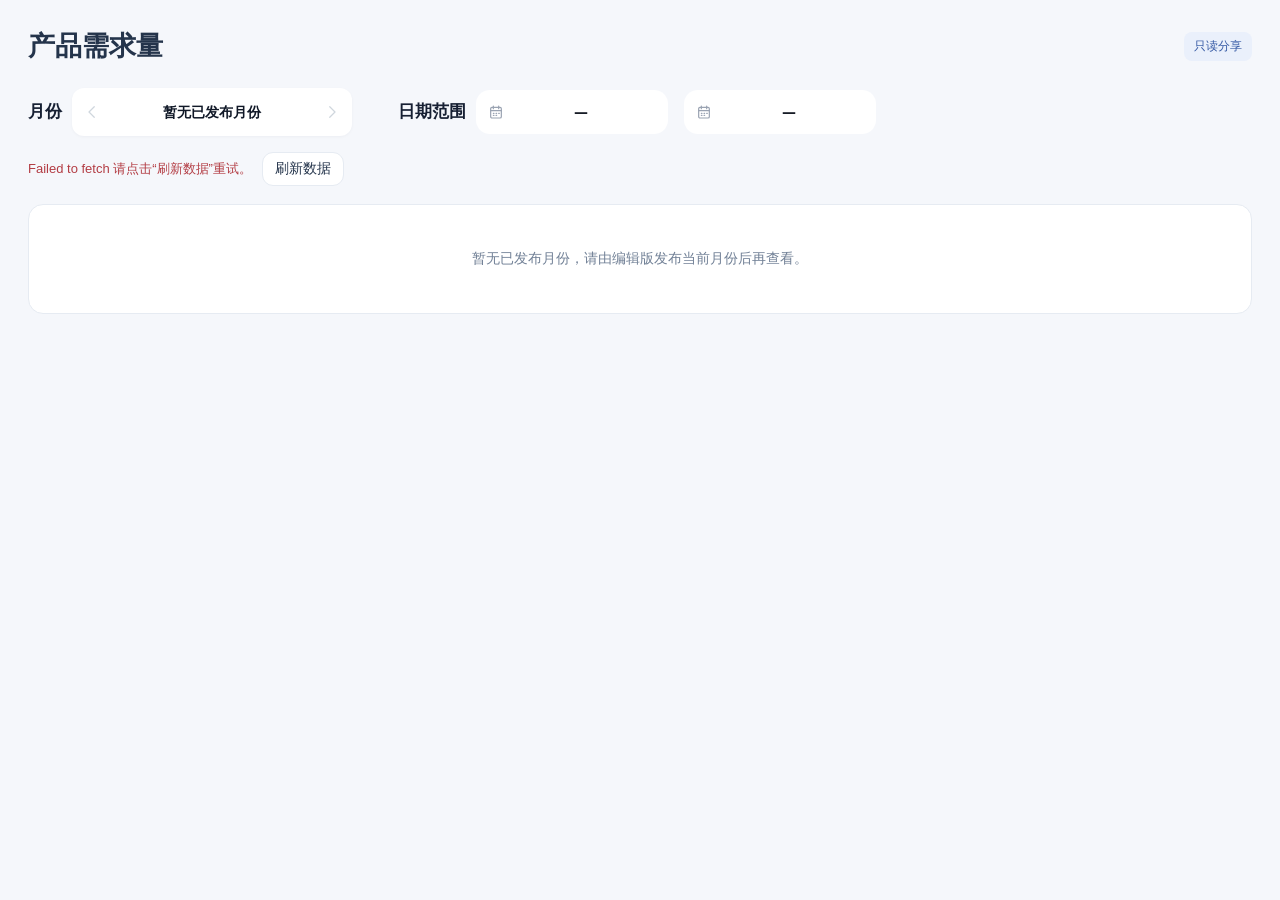
<file: docs/share-products.html>
<!doctype html>
<html lang="zh-CN"><head><meta charset="utf-8"><meta name="viewport" content="width=device-width,initial-scale=1"><meta name="robots" content="noindex,nofollow"><title>产品需求量 · 只读分享</title><link rel="icon" type="image/png" href="./favicon.png?v=20261103-1"><link rel="stylesheet" href="./share-viewer.css?v=20261120-2"></head>
<body data-share-view="products"><main class="shell">
<header><h1>产品需求量</h1><span class="tag">只读分享</span></header>
<div class="controls"><label>月份<select id="share-month" disabled aria-label="月份"></select></label><div class="range-label">日期范围<span class="range" id="share-range">—</span></div></div>
<div class="muted" id="share-updated"></div><div class="muted" id="share-calendar"></div>
<div class="status-line"><span class="muted" id="share-status" role="status">正在读取已发布数据…</span><button id="share-refresh">刷新数据</button></div>
<div id="share-empty" class="panel empty" hidden>暂无已发布月份，请由编辑版发布当前月份后再查看。</div>
<div id="share-content" hidden><section class="stats" id="share-stats"></section>
<section class="panel"><h2>SLOTS产品分岗位需求量</h2>
<div class="table-controls"><button data-share-mode="month" aria-pressed="true">月度对比</button><button data-share-mode="week" aria-pressed="false">每周对比</button>
<details class="product-filter"><summary id="share-filter-title">产品筛选（全部）</summary><div class="product-menu"><div class="product-options" id="share-products-filter"></div><div class="product-actions"><button id="share-select-all">全选</button><button id="share-select-none">清空</button></div></div></details></div>
<p class="muted" id="share-week-note"></p><p class="muted" id="share-filter-note"></p>
<div class="table-wrap"><table><thead id="share-products-head"></thead><tbody id="share-products-body"></tbody><tfoot id="share-products-foot"></tfoot></table></div></section>
<section class="panel"><h2>非SLOTS产品需求量</h2><div class="table-wrap"><table><thead><tr><th>产品</th><th>需求量/月</th><th>预留制作时间/月</th></tr></thead><tbody id="share-non-body"></tbody><tfoot id="share-non-foot"></tfoot></table></div></section></div>
</main><script src="./demand-share.js?v=20261120-2"></script><script src="./share-viewer.js?v=20261120-3"></script></body></html>
</file>
<file: docs/share-viewer.css>
:root{--ink:#24344b;--muted:#718096;--line:#e6ebf2;--brand:#3559a4;font-family:"Microsoft YaHei","PingFang SC",Arial,sans-serif;color:var(--ink);background:#f5f7fb;font-size:14px}
*{box-sizing:border-box}[hidden]{display:none!important}body{margin:0}.shell{max-width:1720px;margin:auto;padding:28px}header{display:flex;align-items:center;justify-content:space-between;gap:16px;margin-bottom:24px}h1{font-size:27px;margin:0}h2{font-size:18px;margin:0 0 18px}.tag{font-size:12px;background:#eaf0fb;color:var(--brand);border-radius:8px;padding:6px 10px}
button,select,input{font:inherit;color:inherit}button,select,.range,.product-filter{background:#fff;border:1px solid var(--line);border-radius:11px;padding:11px 15px}button,select,summary{cursor:pointer}button:hover{background:#f1f5fc}button:focus-visible,select:focus-visible,summary:focus-visible{outline:2px solid #8da4dc;outline-offset:2px}button[aria-pressed=true]{color:var(--brand);background:#edf2ff;border-color:#b6c7eb}
.controls{display:flex;align-items:center;gap:16px;flex-wrap:wrap;margin-bottom:14px}.controls label{font-size:18px;font-weight:600}.controls select{min-width:165px;margin-left:10px}.range-label{margin-left:30px;font-size:18px;font-weight:600}.range{font-size:14px;font-weight:400;display:inline-block;margin-left:12px}.muted{color:var(--muted);font-size:13px;line-height:1.7}.status-line{display:flex;align-items:center;gap:10px;margin-bottom:18px}.status-line button{padding:7px 12px}.error{color:#b33d44}.stats{display:grid;grid-template-columns:repeat(4,minmax(0,1fr));gap:14px;margin:20px 0}.stat,.panel{background:#fff;border:1px solid var(--line);border-radius:15px;padding:20px}.stat-label{color:var(--muted);font-size:13px;text-align:center}.stat-value{font-size:23px;font-weight:650;text-align:center;margin-top:12px}.panel{margin-bottom:20px}.group-summary{display:grid;grid-template-columns:repeat(3,minmax(0,1fr));gap:12px;margin-bottom:16px}.group-summary .stat-value{font-size:21px}.table-wrap{overflow:auto;border-radius:12px}table{width:100%;min-width:750px;border-collapse:separate;border-spacing:0;font-size:14px}th,td{text-align:center;padding:17px 13px;border-bottom:1px solid var(--line);height:70px;white-space:nowrap;font-weight:400}thead th{height:52px;background:#f7f9fc;color:#5e7089;font-weight:600}tbody th{font-weight:700}tfoot th,tfoot td{background:#edf2fb;border:0;font-weight:600}tfoot tr>:first-child{border-radius:0 0 0 12px}tfoot tr>:last-child{border-radius:0 0 12px 0}
.delta{font-size:12px;min-height:18px;margin-top:6px;color:var(--muted)}.up,.gap-ok{color:#2b9b78}.down,.gap-risk{color:#c25567}.gap-balanced{color:#546ca5}.quantity{display:block;min-height:22px}.table-controls{display:flex;align-items:center;gap:10px;margin-bottom:12px}.product-filter{margin-left:auto;position:relative;min-width:160px}summary{list-style:none;display:flex;justify-content:space-between;gap:12px;font-weight:600}summary:after{content:"⌄"}.product-menu{position:absolute;right:0;top:calc(100% + 8px);width:240px;padding:16px;border:1px solid var(--line);border-radius:12px;background:#fff;box-shadow:0 10px 30px #172e511a;z-index:10}.product-options{display:flex;gap:12px;flex-wrap:wrap}.product-options label{display:flex;align-items:center;gap:6px}.product-actions{display:flex;gap:8px;margin-top:14px}.product-actions button{padding:7px 12px}.empty{text-align:center;padding:45px 20px;color:var(--muted)}.group-table{min-width:2200px;table-layout:fixed}.group-table .fixed,.chengdu-table .fixed{position:sticky;background:#fff;z-index:2}.group-table thead .fixed,.chengdu-table thead .fixed{background:#f7f9fc;z-index:3}.f1{left:0;width:70px}.f2{left:70px;width:90px;font-weight:700}.f3{left:160px;width:210px;box-shadow:2px 0 0 var(--line);font-weight:700}.products{display:flex;gap:6px;flex-wrap:wrap;justify-content:center}.product-chip{display:inline-block;padding:6px 9px;border-radius:8px;background:#f0f4fb;font-weight:700}.strong{font-weight:700}.tint{background:#f1f5ff;border-radius:9px;display:block;padding:8px}.chengdu-table{min-width:1400px;table-layout:fixed}.chengdu-table .f3{width:150px}.slots{background:#f1f5ff!important}.slots-start{border-radius:10px 0 0 10px}.slots-end{border-radius:0 10px 10px 0}
@media(max-width:750px){.shell{padding:16px}header{align-items:flex-start}h1{font-size:23px}.stats{grid-template-columns:repeat(2,minmax(0,1fr))}.stat{padding:15px 8px}.stat-value{font-size:20px}.group-summary{grid-template-columns:1fr}.range-label{margin-left:0}.controls{gap:12px}.range{margin-left:6px}.panel{padding:16px}.table-controls{flex-wrap:wrap}.product-filter{margin-left:auto}.table-wrap{max-width:100%}}
/* Match editor controls, while dates remain read-only in shared views. */
.delta.up{color:#d24f4f}.delta.down{color:#21845e}
.controls,.table-controls{font:14px/1.5 "Microsoft YaHei",system-ui,sans-serif;color:#172033}
.table-controls{gap:8px;margin-bottom:14px}.table-controls>button{border:1px solid #e5e7eb;border-radius:8px;padding:8px 13px;background:#fff}
.table-controls>button[aria-pressed=true]{background:#eaf0ff;border-color:#3156a3;color:#3156a3}
.controls{gap:10px;margin-bottom:16px}.control-label{font-size:17px;font-weight:700}
.month-picker{position:relative;width:280px;max-width:100%}.month-bar{display:flex;gap:4px;padding:4px;background:#fff;border-radius:12px;box-shadow:0 1px 3px #1720330a}
.arrow-btn{width:32px;height:40px;padding:0;display:inline-flex;align-items:center;justify-content:center;flex-shrink:0;border:0;border-radius:9px;background:transparent;color:#45617d}
.arrow-btn:hover{background:#f6f7fa}.arrow-btn:disabled{opacity:.25;cursor:default}.arrow-btn svg{width:18px;height:18px;fill:none;stroke:currentColor;stroke-width:1.6;stroke-linecap:round;stroke-linejoin:round}
#share-month-trigger{flex:1;border:0;border-radius:10px;background:#fff;color:#101827;font-weight:700;padding:0}
.month-popup{position:absolute;top:calc(100% + 6px);left:10px;width:260px;padding:10px 12px 12px;z-index:20;background:#fff;border:1px solid #e3e7ee;border-radius:16px;box-shadow:0 10px 26px #1720331a}
.year-bar{display:flex;align-items:center;justify-content:space-between;margin-bottom:2px}.year-bar strong{font-size:14px;color:#101827}
.month-grid{display:grid;grid-template-columns:repeat(3,1fr);gap:6px 8px}.month-grid button{height:38px;padding:0;border:0;border-radius:10px;color:#45617d;background:transparent}
.month-grid button:hover{background:#f6f7fa}.month-grid button[aria-pressed=true]{background:#050505;color:white}.month-grid button:disabled{opacity:.3;cursor:default}
.range-label{display:flex;align-items:center;gap:10px;margin-left:36px}.date-range-fields{display:flex;gap:16px}
.date-field{position:relative;width:192px;height:44px;border:0;border-radius:14px;background:#fff;display:flex;align-items:center;justify-content:center;font-weight:700;color:#171c26;font-size:14px}
.date-field svg{position:absolute;left:12px;width:16px;height:16px;fill:none;stroke:#9aa3b2;stroke-width:1.8;stroke-linecap:round;stroke-linejoin:round}.date-field span{padding-left:18px;font-variant-numeric:tabular-nums}
.product-filter{min-width:0;border:0;background:#f6f7fa;border-radius:12px;padding:12px 16px}
.product-filter summary{white-space:nowrap;align-items:center;gap:12px}.product-filter summary::-webkit-details-marker{display:none}
.product-filter summary:after{content:"";width:7px;height:7px;border-right:1.5px solid #45617d;border-bottom:1.5px solid #45617d;transform:rotate(45deg);margin-top:-4px}
.product-filter[open] summary:after{transform:rotate(225deg);margin-top:4px}
.product-menu{width:min(280px,calc(100vw - 40px));padding:14px;border:1px solid #e3e7ee;border-radius:16px;box-shadow:0 10px 26px #1720331a}
#share-products-filter{display:grid;grid-template-columns:repeat(3,1fr);gap:8px;margin:0}
#share-products-filter label{position:relative;justify-content:center;height:38px;border-radius:10px;color:#45617d;cursor:pointer}
#share-products-filter label:has(input:checked){background:#050505;color:white}
#share-products-filter label:focus-within{outline:2px solid #7895bc;outline-offset:2px}
#share-products-filter input{position:absolute;opacity:0;width:100%;height:100%;inset:0;margin:0;cursor:pointer}
.product-actions{gap:10px;margin-top:10px}.product-actions button{border:0;background:#f6f7fa;border-radius:10px;flex:1}
@media(max-width:800px){.range-label{flex-wrap:wrap}.date-range-fields{width:100%;gap:16px}.date-field{max-width:calc((100vw - 48px)/2)}}
@media(max-width:700px){.range-label{margin-left:0}}
@media(max-width:480px){.table-controls{gap:6px;flex-wrap:nowrap}.table-controls>button{padding:8px;white-space:nowrap}.product-filter{padding:8px}}
</file>
